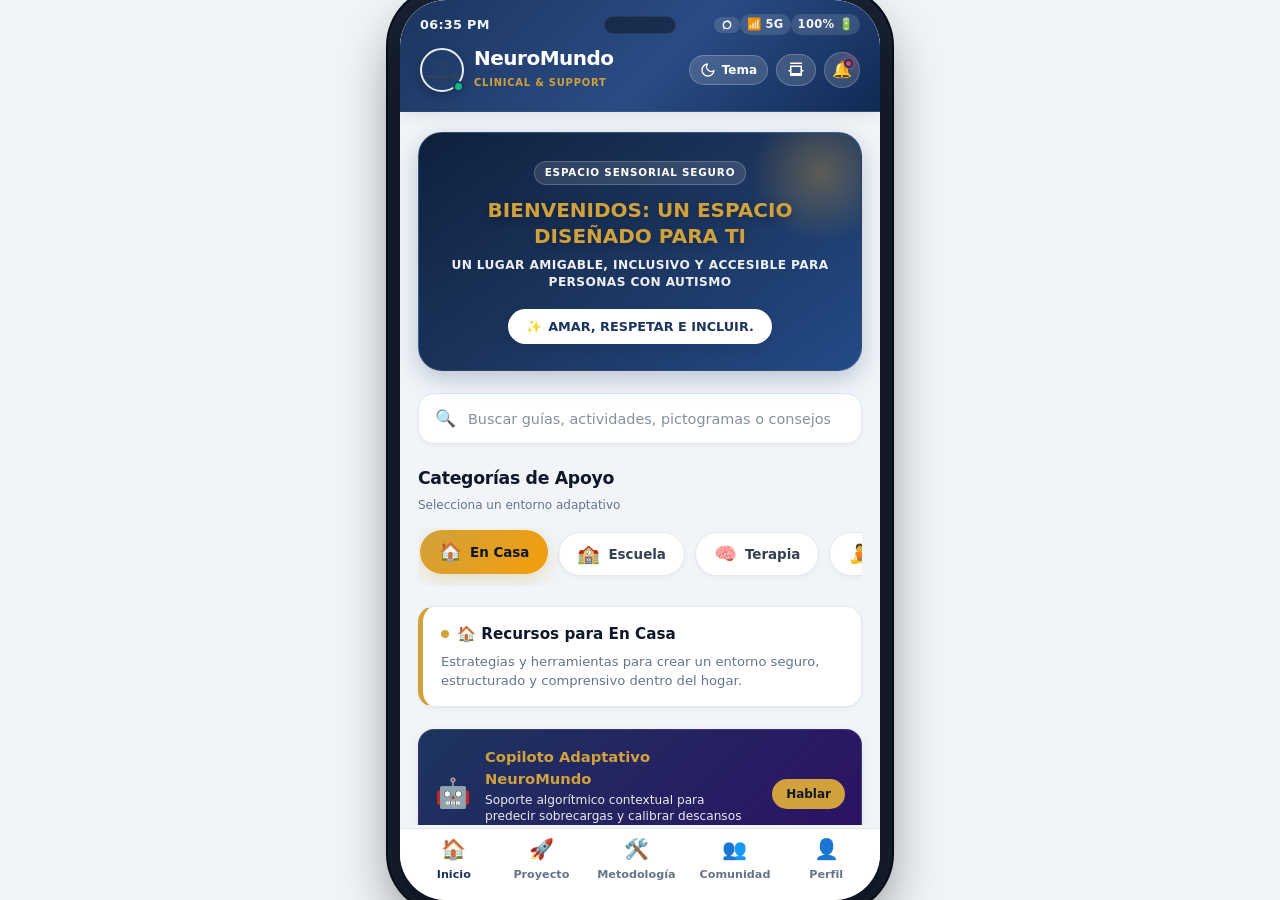
<file: index.html>
<!DOCTYPE html>
<html lang="es" class="hydrated">

<head>
    <meta charset="UTF-8">
    <meta name="viewport" content="width=device-width, initial-scale=1.0, maximum-scale=1.0, user-scalable=no, viewport-fit=cover">
    <title>NeuroMundo | Ecosistema de Apoyo & Accesibilidad Cognitiva</title>
    
    <!-- Meta tags SEO y PWA -->
    <meta name="description" content="Plataforma interactiva de accesibilidad cognitiva, regulación sensorial y acompañamiento para personas en el espectro autista y sus redes de apoyo.">
    <meta name="author" content="Neu Industries">
    <meta name="theme-color" content="#1c355e">
    <meta name="apple-mobile-web-app-capable" content="yes">
    <meta name="apple-mobile-web-app-status-bar-style" content="black-translucent">

    <!-- Tipografía Google Fonts -->
    <link rel="preconnect" href="https://fonts.googleapis.com">
    <link rel="preconnect" href="https://fonts.gstatic.com" crossorigin>
    <link href="https://fonts.googleapis.com/css2?family=Plus+Jakarta+Sans:ital,wght@0,300;0,400;0,500;0,600;0,700;0,800;1,400;1,600&display=swap" rel="stylesheet">

    <!-- Hoja de Estilos Principal -->
    <link rel="stylesheet" href="static/css/style.css">
</head>

<body>

    <!-- Simulador de Hardware / Carcasa de Dispositivo -->
    <div class="app-container" id="app-viewport">

        <!-- Barra de Estado Dinámica (Status Bar) -->
        <header class="app-header">
            <div class="header-top">
                <span class="app-time" id="live-clock">09:41</span>
                <div class="dynamic-island-indicator" aria-hidden="true"></div>
                <div class="app-icons" aria-label="Estado de red y batería">
                    <span class="status-chip signal-chip">
                        <svg class="h-icon" viewBox="0 0 24 24" fill="currentColor"><path d="M12 3c-4.97 0-9 4.03-9 9 0 2.12.74 4.07 1.97 5.61L4.35 19.4c-.39.39-.39 1.02 0 1.41.39.39 1.02.39 1.41 0l1.9-1.9C9.32 19.98 10.63 20.5 12 20.5c4.97 0 9-4.03 9-9s-4.03-9-9-9zm0 15c-3.31 0-6-2.69-6-6s2.69-6 6-6 6 2.69 6 6-2.69 6-6 6z"/></svg>
                    </span>
                    <span class="status-chip">📶 5G</span>
                    <span class="status-chip">100% 🔋</span>
                </div>
            </div>

            <!-- Cabecera de Marca y Controles de Vista/Tema -->
            <div class="header-main">
                <div class="app-brand">
                    <div class="logo-wrapper">
                        <img src="static/images/Logo empresa.png" alt="Logo Oficial NeuroMundo" class="logo-app" loading="eager">
                        <span class="online-pulse-dot" title="Ecosistema Activo"></span>
                    </div>
                    <div class="brand-text">
                        <h1>NeuroMundo</h1>
                        <span class="brand-badge">CLINICAL & SUPPORT</span>
                    </div>
                </div>

                <div class="app-right-brand">
                    <!-- Conmutador de Modo Oscuro/Claro -->
                    <button class="theme-toggle-animated" id="theme-toggle" onclick="toggleTheme()" aria-label="Cambiar tema visual" title="Cambiar tema">
                        <div class="icon-container">
                            <svg class="sun-icon" xmlns="http://www.w3.org/2000/svg" viewBox="0 0 24 24" fill="none" stroke="currentColor" stroke-width="2" stroke-linecap="round" stroke-linejoin="round">
                                <circle cx="12" cy="12" r="5"></circle>
                                <line x1="12" y1="1" x2="12" y2="3"></line>
                                <line x1="12" y1="21" x2="12" y2="23"></line>
                                <line x1="4.22" y1="4.22" x2="5.64" y2="5.64"></line>
                                <line x1="18.36" y1="18.36" x2="19.78" y2="19.78"></line>
                                <line x1="1" y1="12" x2="3" y2="12"></line>
                                <line x1="21" y1="12" x2="23" y2="12"></line>
                                <line x1="4.22" y1="19.78" x2="5.64" y2="18.36"></line>
                                <line x1="18.36" y1="5.64" x2="19.78" y2="4.22"></line>
                            </svg>
                            <svg class="moon-icon" xmlns="http://www.w3.org/2000/svg" viewBox="0 0 24 24" fill="none" stroke="currentColor" stroke-width="2" stroke-linecap="round" stroke-linejoin="round">
                                <path d="M21 12.79A9 9 0 1 1 11.21 3 7 7 0 0 0 21 12.79z"></path>
                            </svg>
                        </div>
                        <span id="theme-text" class="btn-caption">Tema</span>
                    </button>

<!-- Conmutador Modo PC / Tablet -->
<button class="view-toggle-btn" id="view-toggle" onclick="toggleViewMode()" aria-label="Cambiar a vista de escritorio" title="Alternar Layout">
    <span class="view-icon">
        <svg viewBox="0 0 24 24" xmlns="http://www.w3.org/2000/svg">
            <path d="M4 6h16v12H4V6zm2 2v8h12V8H6zm-4 4h2v2H2v-2zm18 0h2v2h-2v-2zM4 4h16V2H4v2zm0 16h16v-2H4v2z"/>
        </svg>
    </span>
</button>

                    <!-- Menú Desplegable Accesible de Notificaciones -->
                    <div class="user-menu">
                        <input type="checkbox" id="notif-check" class="notif-checkbox" aria-label="Desplegar notificaciones">
                        <label for="notif-check" class="notification-btn" aria-label="Abrir centro de notificaciones" tabindex="0">
                            <span class="bell-icon">🔔</span>
                            <span class="badge" aria-label="Nueva notificación activa"></span>
                        </label>
                        <div class="user-menu-dropdown" role="region" aria-label="Panel de avisos">
                            <div class="dropdown-header">
                                <h5>Centro de Notificaciones</h5>
                                <span class="notif-count">1 nueva</span>
                            </div>
                            <div class="menu-item unread">
                                <span class="notif-icon">🌟</span>
                                <div class="notif-text">
                                    <strong>Nueva rutina visual agregada</strong>
                                    <p>Técnicas de relajación táctil añadidas a Terapia.</p>
                                </div>
                            </div>
                            <div class="menu-item-footer">
                                <button class="btn-link">Marcar todas como leídas</button>
                            </div>
                        </div>
                    </div>
                </div>
            </div>
        </header>

        <!-- Contenedor Principal Scrolleable -->
        <main class="app-content" id="main-content">

            <!-- Hero Banner: Tarjeta de Bienvenida con Microinteracción -->
            <section class="welcome-card" aria-labelledby="hero-title">
                <div class="welcome-background-glow"></div>
                <div class="welcome-overlay">
                    <span class="welcome-pill">ESPACIO SENSORIAL SEGURO</span>
                    <h2 class="welcome-title" id="hero-title">BIENVENIDOS: UN ESPACIO DISEÑADO PARA TI</h2>
                    <p class="welcome-subtitle">UN LUGAR AMIGABLE, INCLUSIVO Y ACCESIBLE PARA PERSONAS CON AUTISMO</p>
                    <div class="speech-bubble-container">
                        <button class="speech-bubble" type="button" aria-label="Lema de NeuroMundo">
                            <span class="bubble-sparkle">✨</span>
                            <p>AMAR, RESPETAR E INCLUIR.</p>
                        </button>
                    </div>
                </div>
            </section>

            <!-- Barra de Búsqueda Global -->
            <section class="search-section" role="search">
                <div class="search-box">
                    <span class="search-icon" aria-hidden="true">🔍</span>
                    <input type="search" id="global-search" placeholder="Buscar guías, actividades, pictogramas o consejos..." autocomplete="off" spellcheck="false">
                    <button class="search-clear-btn" aria-label="Limpiar búsqueda" style="display: none;">✕</button>
                </div>
            </section>

            <!-- Categorías Rápidas de Navegación -->
            <section class="categories-section" aria-labelledby="cat-title">
                <div class="section-title-wrap">
                    <h3 class="block-title" id="cat-title">Categorías de Apoyo</h3>
                    <span class="section-subtext">Selecciona un entorno adaptativo</span>
                </div>
                <div class="categories-scroll" role="tablist">
                    <button class="category-item active" data-category="casa" role="tab" aria-selected="true">
                        <span class="cat-icon" aria-hidden="true">🏠</span>
                        <span class="cat-name">En Casa</span>
                    </button>
                    <button class="category-item" data-category="escuela" role="tab" aria-selected="false">
                        <span class="cat-icon" aria-hidden="true">🏫</span>
                        <span class="cat-name">Escuela</span>
                    </button>
                    <button class="category-item" data-category="terapia" role="tab" aria-selected="false">
                        <span class="cat-icon" aria-hidden="true">🧠</span>
                        <span class="cat-name">Terapia</span>
                    </button>
                    <button class="category-item" data-category="autocuidado" role="tab" aria-selected="false">
                        <span class="cat-icon" aria-hidden="true">🧘</span>
                        <span class="cat-name">Auto-cuidado</span>
                    </button>
                </div>
            </section>

            <!-- Panel de Información Reactivo de la Categoría Activa -->
            <aside id="categoria-info" class="category-info-panel" role="region" aria-live="polite">
                <div class="info-content-wrapper">
                    <div class="info-header">
                        <span class="info-pulse"></span>
                        <h4 id="info-titulo">🏠 Recursos para En Casa</h4>
                    </div>
                    <p id="info-descripcion">Estrategias y herramientas para crear un entorno seguro, estructurado y comprensivo dentro del hogar.</p>
                </div>
            </aside>

            <!-- Copiloto NeuroAsistente IA -->
            <section class="copiloto-box" role="complementary">
                <div class="copiloto-icon">🤖</div>
                <div class="copiloto-text">
                    <h4>Copiloto Adaptativo NeuroMundo</h4>
                    <p>Soporte algorítmico contextual para predecir sobrecargas y calibrar descansos visuales.</p>
                </div>
                <button class="btn-ia-action" onclick="abrirChatBot()" aria-label="Consultar asistente IA">Hablar</button>
            </section>

            <!-- Herramientas Diarias de Autonomía -->
            <section class="tools-section" aria-labelledby="tools-title">
                <div class="section-title-wrap">
                    <h3 class="block-title" id="tools-title">Herramientas Diarias</h3>
                    <span class="section-badge-counter">3 activas</span>
                </div>

                <!-- Tarjeta 1: Pictogramas -->
                <div class="tool-card" tabindex="0" role="button" aria-label="Abrir Agenda Visual del Día">
                    <div class="tool-icon bg-blue" aria-hidden="true">📅</div>
                    <div class="tool-info">
                        <h4>Agenda Visual del Día</h4>
                        <p>Crea y gestiona las rutinas diarias mediante imágenes y pictogramas secuenciales simples.</p>
                    </div>
                    <div class="arrow-container">
                        <span class="arrow-right">➔</span>
                    </div>
                </div>

                <!-- Tarjeta 2: Semáforo Sensorial -->
                <div class="tool-card" tabindex="0" role="button" aria-label="Abrir Semáforo de Alerta Sensorial">
                    <div class="tool-icon bg-yellow" aria-hidden="true">🚦</div>
                    <div class="tool-info">
                        <h4>Semáforo de Alerta Sensorial</h4>
                        <p>Monitorea y registra los niveles de estrés o sobrecarga del entorno en tiempo real.</p>
                    </div>
                    <div class="arrow-container">
                        <span class="arrow-right">➔</span>
                    </div>
                </div>

                <!-- Tarjeta 3: Temporizador -->
                <div class="tool-card" tabindex="0" role="button" aria-label="Abrir Temporizador de Transición">
                    <div class="tool-icon bg-green" aria-hidden="true">⏳</div>
                    <div class="tool-info">
                        <h4>Temporizador de Transición</h4>
                        <p>Facilita la transición entre actividades de alta y baja energía sin detonar ansiedad.</p>
                    </div>
                    <div class="arrow-container">
                        <span class="arrow-right">➔</span>
                    </div>
                </div>
            </section>

            <!-- Feed de Artículos y Evidencia Clínica -->
            <section class="articles-section" aria-labelledby="articles-title">
                <div class="section-header-flex">
                    <h3 class="block-title" id="articles-title">Lecturas Recomendadas</h3>
                    <a href="static/pages/comunidad.html" class="see-all" aria-label="Ver todas las lecturas">Ver todo &rarr;</a>
                </div>

                <!-- Artículo 1 -->
                <article class="feed-card" tabindex="0">
                    <div class="feed-header-row">
                        <span class="feed-tag tag-crisis">Crisis</span>
                        <span class="read-time">Lectura: 4 min</span>
                    </div>
                    <div class="feed-body">
                        <h4>Cómo gestionar una crisis sensorial en espacios públicos</h4>
                        <p>Una guía clínica paso a paso con técnicas de desescalada amigables, seguras y respetuosas.</p>
                        <div class="feed-footer">
                            <span class="author">Por Dra. Elena Ramos</span>
                            <span class="time">Hace 2 horas</span>
                        </div>
                    </div>
                </article>

                <!-- Artículo 2 -->
                <article class="feed-card" tabindex="0">
                    <div class="feed-header-row">
                        <span class="feed-tag tag-juego">Juego</span>
                        <span class="read-time">Lectura: 6 min</span>
                    </div>
                    <div class="feed-body">
                        <h4>5 Juegos de estimulación propioceptiva en casa</h4>
                        <p>Actividades motoras que ayudan a autorregular el sistema nervioso central a través del movimiento guiado.</p>
                        <div class="feed-footer">
                            <span class="author">Por T.O. Marcos Díaz</span>
                            <span class="time">Ayer</span>
                        </div>
                    </div>
                </article>

                <!-- Artículo 3 -->
                <article class="feed-card" tabindex="0">
                    <div class="feed-header-row">
                        <span class="feed-tag tag-comunidad">Historias</span>
                        <span class="read-time">Lectura: 3 min</span>
                    </div>
                    <div class="feed-body">
                        <h4>El camino hacia la inclusión escolar: Experiencias reales</h4>
                        <p>Familias y educadores comparten los desafíos y victorias en el sistema educativo contemporáneo.</p>
                        <div class="feed-footer">
                            <span class="author">Comunidad NeuroMundo</span>
                            <span class="time">Hace 3 días</span>
                        </div>
                    </div>
                </article>
            </section>

            <!-- Banner de Círculo Comunitario -->
            <section class="community-banner" role="region">
                <div class="community-content">
                    <div class="community-badge-glow">💬 SOPORTE EN VIVO</div>
                    <h4>¿Necesitas orientación profesional inmediata?</h4>
                    <p>Únete a nuestros círculos virtuales moderados por terapeutas ocupacionales y psicólogos clínicos.</p>
                    <button class="community-btn" type="button" onclick="window.location.href='static/pages/comunidad.html'">Entrar al Chat Grupal Seguro</button>
                </div>
            </section>

            <!-- Espaciador de fin de scroll para no solapar Bottom Nav -->
            <div class="scroll-spacing" aria-hidden="true"></div>

        </main>

        <!-- Barra de Navegación Inferior Móvil Fija -->
        <nav class="app-nav" aria-label="Menú principal de navegación">
            <a href="index.html" class="nav-item active" aria-current="page">
                <div class="nav-icon-wrapper"><span class="nav-icon">🏠</span></div>
                <span class="nav-label">Inicio</span>
            </a>
            <a href="static/pages/proyecto.html" class="nav-item">
                <div class="nav-icon-wrapper"><span class="nav-icon">🚀</span></div>
                <span class="nav-label">Proyecto</span>
            </a>
            <a href="static/pages/metodologia.html" class="nav-item">
                <div class="nav-icon-wrapper"><span class="nav-icon">🛠️</span></div>
                <span class="nav-label">Metodología</span>
            </a>
            <a href="static/pages/comunidad.html" class="nav-item">
                <div class="nav-icon-wrapper"><span class="nav-icon">👥</span></div>
                <span class="nav-label">Comunidad</span>
            </a>
            <a href="static/pages/usuario.html" class="nav-item">
                <div class="nav-icon-wrapper"><span class="nav-icon">👤</span></div>
                <span class="nav-label">Perfil</span>
            </a>
        </nav>

        <!-- Ventana Modal de Chat NeuroAsistente IA -->
        <div class="chat-modal hidden" id="chatModal" role="dialog" aria-labelledby="chatHeaderTitle" aria-modal="true">
            <header class="chat-header">
                <div class="chat-title-group">
                    <span class="bot-avatar">🤖</span>
                    <span id="chatHeaderTitle">Asistente NeuroMundo</span>
                </div>
                <button class="btn-cerrar" onclick="cerrarChatBot()" aria-label="Cerrar Asistente">&times;</button>
            </header>
            <div class="chat-messages" id="chatMessages">
                <div class="message ia">
                    ¡Hola! Soy tu asistente de autorregulación. ¿En qué puedo ayudarte a estructurar hoy?
                </div>
            </div>
            <form class="chat-input-container" onsubmit="event.preventDefault(); enviarMensajeChat();">
                <input type="text" id="chatInput" placeholder="Escribe tu consulta..." aria-label="Escribe tu mensaje">
                <button type="submit" aria-label="Enviar mensaje">➤</button>
            </form>
        </div>

    </div>

    <!-- Script de Inicialización y Lógica -->
    <script src="static/js/script.js"></script>
    <script>
        // Actualización dinámica del reloj
        function updateClock() {
            const clockEl = document.getElementById('live-clock');
            if (clockEl) {
                const now = new Date();
                clockEl.textContent = now.toLocaleTimeString([], { hour: '2-digit', minute: '2-digit' });
            }
        }
        setInterval(updateClock, 1000);
        updateClock();

        function abrirChatBot() {
            const modal = document.getElementById('chatModal');
            if (modal) modal.classList.remove('hidden');
        }
        function cerrarChatBot() {
            const modal = document.getElementById('chatModal');
            if (modal) modal.classList.add('hidden');
        }
        function enviarMensajeChat() {
            const input = document.getElementById('chatInput');
            const container = document.getElementById('chatMessages');
            if (!input || !input.value.trim() || !container) return;

            const userMsg = document.createElement('div');
            userMsg.className = 'message user';
            userMsg.textContent = input.value;
            container.appendChild(userMsg);

            const promptText = input.value;
            input.value = '';
            container.scrollTop = container.scrollHeight;

            // Respuesta automática simulada
            setTimeout(() => {
                const iaMsg = document.createElement('div');
                iaMsg.className = 'message ia';
                iaMsg.textContent = 'He procesado tu consulta. Te sugiero activar el Temporizador de Transición o revisar las pautas del entorno "En Casa".';
                container.appendChild(iaMsg);
                container.scrollTop = container.scrollHeight;
            }, 600);
        }

    (function() {
        try {
            // Sistema de tema Bootstrap con data-bs-theme
            var savedTheme = localStorage.getItem('themeMode');
            var prefersDark = window.matchMedia('(prefers-color-scheme: dark)').matches;
            
            // Determinar tema inicial
            var initialTheme = savedTheme || (prefersDark ? 'dark' : 'light');
            
            // Aplicar atributo nativo de Bootstrap inmediatamente
            document.documentElement.setAttribute('data-bs-theme', initialTheme);
            
            // Mantener compatibilidad con clase existente
            if (initialTheme === 'dark') {
                document.body.classList.add('dark-theme');
            } else {
                document.body.classList.remove('dark-theme');
            }
            
            // Inicializar modo PC si existe
            var savedViewMode = localStorage.getItem('neuromundo-view-mode');
            if (savedViewMode === 'pc') {
                document.documentElement.classList.add('pc-mode');
                document.body.classList.add('pc-mode');
                
                var viewportMeta = document.querySelector('meta[name="viewport"]');
                if (viewportMeta) {
                    viewportMeta.setAttribute('content', 'width=1280, initial-scale=0.25');
                }
            }
        } catch (e) { 
            console.warn('localStorage no está disponible'); 
            // Fallback a light mode
            document.documentElement.setAttribute('data-bs-theme', 'light');
        }
    })();
    </script>
</body>

</html>
</file>
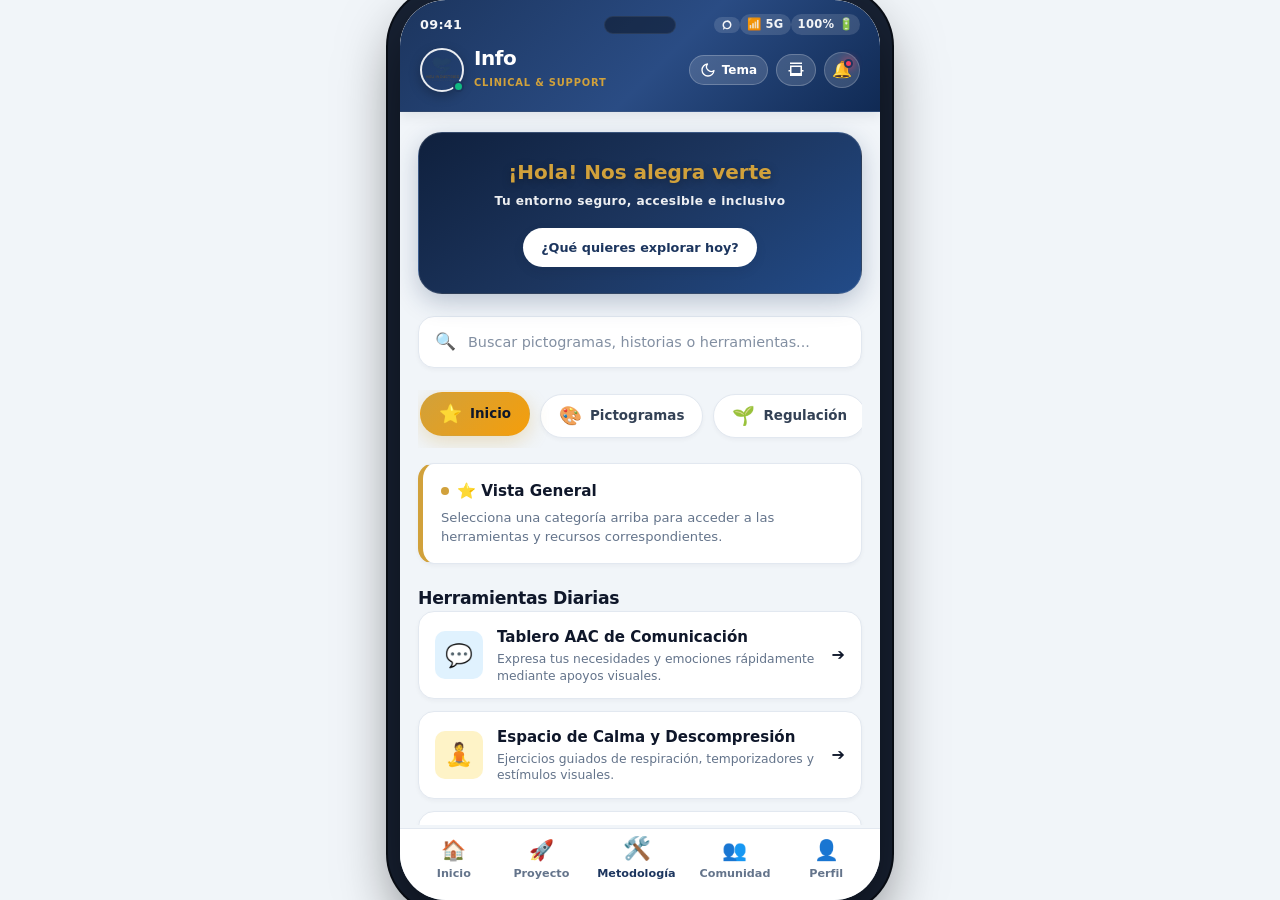
<file: static/pages/metodologia.html>
<!DOCTYPE html>
<html lang="es">

<head>
    <meta charset="UTF-8">
    <meta name="viewport" content="width=device-width, initial-scale=1.0">
    <title>NeuroMundo</title>
    <meta name="author" content="Neu Industries">
    <link rel="stylesheet" href="../css/style.css">
</head>

<body>

    <div class="app-container">
        <!-- ENCABEZADO FIJO -->
        <header class="app-header">
            <div class="header-top">
                <span class="app-time" id="live-clock">09:41</span>
                <div class="dynamic-island-indicator" aria-hidden="true"></div>
                <div class="app-icons" aria-label="Estado de red y batería">
                    <span class="status-chip signal-chip">
                        <svg class="h-icon" viewBox="0 0 24 24" fill="currentColor"><path d="M12 3c-4.97 0-9 4.03-9 9 0 2.12.74 4.07 1.97 5.61L4.35 19.4c-.39.39-.39 1.02 0 1.41.39.39 1.02.39 1.41 0l1.9-1.9C9.32 19.98 10.63 20.5 12 20.5c4.97 0 9-4.03 9-9s-4.03-9-9-9zm0 15c-3.31 0-6-2.69-6-6s2.69-6 6-6 6 2.69 6 6-2.69 6-6 6z"/></svg>
                    </span>
                    <span class="status-chip">📶 5G</span>
                    <span class="status-chip">100% 🔋</span>
                </div>
            </div>
            <div class="header-main">
                <div class="app-brand">
                    <div class="logo-wrapper">
<img src="../images/Logo empresa.png" alt="Logo Oficial NeuroMundo" class="logo-app" loading="eager">
                        <span class="online-pulse-dot" title="Ecosistema Activo"></span>
                    </div>
                    <div class="brand-text">
                        <h1>Info</h1>
                        <span class="brand-badge">CLINICAL & SUPPORT</span>
                    </div>
                </div>
                <div class="app-right-brand">
                    <!-- Conmutador de Modo Oscuro/Claro -->
                    <button class="theme-toggle-animated" id="theme-toggle" onclick="toggleTheme()" aria-label="Cambiar tema visual" title="Cambiar tema">
                        <div class="icon-container">
                            <svg class="sun-icon" xmlns="http://www.w3.org/2000/svg" viewBox="0 0 24 24" fill="none" stroke="currentColor" stroke-width="2" stroke-linecap="round" stroke-linejoin="round">
                                <circle cx="12" cy="12" r="5"></circle>
                                <line x1="12" y1="1" x2="12" y2="3"></line>
                                <line x1="12" y1="21" x2="12" y2="23"></line>
                                <line x1="4.22" y1="4.22" x2="5.64" y2="5.64"></line>
                                <line x1="18.36" y1="18.36" x2="19.78" y2="19.78"></line>
                                <line x1="1" y1="12" x2="3" y2="12"></line>
                                <line x1="21" y1="12" x2="23" y2="12"></line>
                                <line x1="4.22" y1="19.78" x2="5.64" y2="18.36"></line>
                                <line x1="18.36" y1="5.64" x2="19.78" y2="4.22"></line>
                            </svg>
                            <svg class="moon-icon" xmlns="http://www.w3.org/2000/svg" viewBox="0 0 24 24" fill="none" stroke="currentColor" stroke-width="2" stroke-linecap="round" stroke-linejoin="round">
                                <path d="M21 12.79A9 9 0 1 1 11.21 3 7 7 0 0 0 21 12.79z"></path>
                            </svg>
                        </div>
                        <span id="theme-text" class="btn-caption">Tema</span>
                    </button>
<!-- Conmutador Modo PC / Tablet -->
<button class="view-toggle-btn" id="view-toggle" onclick="toggleViewMode()" aria-label="Cambiar a vista de escritorio" title="Alternar Layout">
    <span class="view-icon">
        <svg viewBox="0 0 24 24" xmlns="http://www.w3.org/2000/svg">
            <path d="M4 6h16v12H4V6zm2 2v8h12V8H6zm-4 4h2v2H2v-2zm18 0h2v2h-2v-2zM4 4h16V2H4v2zm0 16h16v-2H4v2z"/>
        </svg>
    </span>
</button>

                    <!-- Menú Desplegable Accesible de Notificaciones -->
                    <div class="user-menu">
                        <input type="checkbox" id="notif-check" class="notif-checkbox" aria-label="Desplegar notificaciones">
                        <label for="notif-check" class="notification-btn" aria-label="Abrir centro de notificaciones" tabindex="0">
                            <span class="bell-icon">🔔</span>
                            <span class="badge" aria-label="Nueva notificación activa"></span>
                        </label>
                        <div class="user-menu-dropdown" role="region" aria-label="Panel de avisos">
                            <div class="dropdown-header">
                                <h5>Centro de Notificaciones</h5>
                                <span class="notif-count">1 nueva</span>
                            </div>
                            <div class="menu-item unread">
                                <span class="notif-icon">🌟</span>
                                <div class="notif-text">
                                    <strong>Nueva rutina visual agregada</strong>
                                    <p>Técnicas de relajación táctil añadidas a Terapia.</p>
                                </div>
                            </div>
                            <div class="menu-item-footer">
                                <button class="btn-link">Marcar todas como leídas</button>
                            </div>
                        </div>
                    </div>
                </div>
            </div>
        </header>

        <main class="app-content">

            <section class="welcome-card">
                <h2 class="welcome-title">¡Hola! Nos alegra verte</h2>
                <p class="welcome-subtitle">Tu entorno seguro, accesible e inclusivo</p>
                <div class="speech-bubble">¿Qué quieres explorar hoy?</div>
            </section>

            <section class="search-section">
                <div class="search-box">
                    <span class="search-icon">🔍</span>
                    <input type="text" placeholder="Buscar pictogramas, historias o herramientas...">
                </div>
            </section>

            <div class="categories-scroll">
    <button class="category-item active" data-category="inicio">
        <span class="cat-icon">⭐</span>
        <span class="cat-name">Inicio</span>
    </button>
    <button class="category-item" data-category="pictogramas">
        <span class="cat-icon">🎨</span>
        <span class="cat-name">Pictogramas</span>
    </button>
    <button class="category-item" data-category="regulacion">
        <span class="cat-icon">🌱</span>
        <span class="cat-name">Regulación</span>
    </button>
    <button class="category-item" data-category="rutinas">
        <span class="cat-icon">📅</span>
        <span class="cat-name">Rutinas</span>
    </button>
    <button class="category-item" data-category="copiloto">
        <span class="cat-icon">🤖</span>
        <span class="cat-name">Copiloto IA</span>
    </button>
    <button class="category-item" data-category="comunidad">
        <span class="cat-icon">💬</span>
        <span class="cat-name">Comunidad</span>
    </button>
</div>

<div class="seccion-contenido">
            <aside id="categoria-info" class="category-info-panel">
                <div class="info-content-wrapper">
                    <div class="info-header">
                        <span class="info-pulse"></span>
                        <h4 id="info-titulo">⭐ Vista General</h4>
                    </div>
                    <p id="info-descripcion">Selecciona una categoría arriba para acceder a las herramientas y recursos correspondientes.</p>
                </div>
            </aside>
</div>

            <section class="tools-section">
                <h3 class="block-title">Herramientas Diarias</h3>

                <div class="tool-card">
                    <div class="tool-icon bg-blue">💬</div>
                    <div class="tool-info">
                        <h4>Tablero AAC de Comunicación</h4>
                        <p>Expresa tus necesidades y emociones rápidamente mediante apoyos visuales.</p>
                    </div>
                    <span class="arrow-right">➔</span>
                </div>

                <div class="tool-card">
                    <div class="tool-icon bg-yellow">🧘</div>
                    <div class="tool-info">
                        <h4>Espacio de Calma y Descompresión</h4>
                        <p>Ejercicios guiados de respiración, temporizadores y estímulos visuales.</p>
                    </div>
                    <span class="arrow-right">➔</span>
                </div>

                <div class="tool-card">
                    <div class="tool-icon bg-green">🎧</div>
                    <div class="tool-info">
                        <h4>Filtros Sensoriales y Audio</h4>
                        <p>Frecuencias calmantes y ruido blanco orientados a momentos de sobrecarga.</p>
                    </div>
                    <span class="arrow-right">➔</span>
                </div>
            </section>

            <section class="autonomia-section">
                <h3 class="block-title">Módulos de Apoyo y Rutinas</h3>

                <div class="tarjeta-modulo-app color-azul">
                    <div class="encabezado-tarjeta-app">
                        <span class="titulo-tarjeta-app">📅 Agenda Visual Diaria</span>
                    </div>
                    <p class="desc-tarjeta-app">Estructura las secuencias de tus actividades diarias paso a paso para
                        reducir la ansiedad.</p>
                    <button class="boton-app-primario">Ver mi día</button>
                </div>

                <div class="tarjeta-modulo-app color-morado">
                    <div class="encabezado-tarjeta-app">
                        <span class="titulo-tarjeta-app">🚦 Semáforo de Autorregulación</span>
                    </div>
                    <p class="desc-tarjeta-app">Identifica tu nivel de cansancio o sobrecarga y activa estrategias
                        inmediatas de calma.</p>
                    <button class="boton-app-primario">Explorar emociones</button>
                </div>

                <div class="tarjeta-modulo-app color-naranja">
                    <div class="encabezado-tarjeta-app">
                        <span class="titulo-tarjeta-app">🧩 Historias Sociales Ilustradas</span>
                    </div>
                    <p class="desc-tarjeta-app">Guías paso a paso para prepararte ante visitas médicas, cambios de
                        rutina o imprevistos.</p>
                    <button class="boton-app-primario">Leer historias</button>
                </div>
            </section>

            <section class="metrics-section">
                <div class="metrica-card">
                    <span class="metrica-num">+85%</span>
                    <span class="metrica-txt">Disminución de la frustración mediante el uso de agendas estructuradas y
                        tableros visuales.</span>
                </div>
            </section>

            <section class="case-section">
                <h3 class="block-title">Evidencia y Experiencia</h3>
                <div class="case-card">
                    <span class="case-tag">✓ Validado por Especialistas</span>
                    <p class="case-question">"¿Cómo facilita el semáforo emocional la adaptación a cambios?"</p>
                    <p class="desc-tarjeta-app">Proporciona anticipación predecible, permitiendo al usuario tomar pausas
                        conscientes antes de colapsar.</p>
                </div>
            </section>


            <section class="articles-section">
                <div class="section-header-flex">
                    <h3 class="block-title">Recursos y Plantillas</h3>
                    <a href="#" class="see-all">Ver todo</a>
                </div>

                <div class="feed-card">
                    <span class="feed-tag tag-crisis">Guía de Apoyo</span>
                    <div class="feed-body">
                        <h4>Estrategias ante la sobrecarga sensorial</h4>
                        <p>Pautas esenciales recomendadas por terapeutas ocupacionales para crear ambientes amigables.
                        </p>
                    </div>
                    <div class="feed-footer">
                        <span>⏱️ Lectura 3 min</span>
                        <span>❤️ 142 Apoyos</span>
                    </div>
                </div>

                <div class="feed-card feed-card-green">
                    <span class="feed-tag tag-juego">Descargables</span>
                    <div class="feed-body">
                        <h4>Kit Imprimible de Rutina de Baño y Aseo</h4>
                        <p>Plantilla visual en PDF lista para descargar y pegar en el hogar.</p>
                    </div>
                    <div class="feed-footer">
                        <span>📄 Descarga PDF</span>
                        <span>⭐ Destacado</span>
                    </div>
                </div>
            </section>

            <!-- BANNER DE COMUNIDAD Y RED DE FAMILIAS -->
            <section class="community-banner">
                <div class="community-content">
                    <h4>🤝 Red de Familias y Profesionales</h4>
                    <p>Conéctate a un espacio seguro donde compartir experiencias, secuencias y tableros personalizados.
                    </p>
                    <button class="community-btn">Unirme a la comunidad</button>
                </div>
            </section>

            <div class="scroll-spacing"></div>
        </main>

        <nav class="app-nav">
            <a href="../../index.html" class="nav-item">
                <span class="nav-icon">🏠</span>
                <span class="nav-label">Inicio</span>
            </a>
            <a href="proyecto.html" class="nav-item">
                <span class="nav-icon">🚀</span>
                <span class="nav-label">Proyecto</span>
            </a>
            <a href="../pages/metodologia.html" class="nav-item active">
                <span class="nav-icon">🛠️</span>
                <span class="nav-label">Metodología</span>
            </a>
            <a href="comunidad.html" class="nav-item">
                <span class="nav-icon">👥</span>
                <span class="nav-label">Comunidad</span>
            </a>
            <a href="usuario.html" class="nav-item">
                <span class="nav-icon">👤</span>
                <span class="nav-label">Perfil</span>
            </a>
        </nav>
    </div>

    <script src="../js/script.js"></script>
    <!-- SCRIPT DE INICIALIZACIÓN DEL TEMA (Evita el parpadeo blanco) -->
    <script>
    (function() {
        try {
            // Sistema de tema Bootstrap con data-bs-theme
            var savedTheme = localStorage.getItem('themeMode');
            var prefersDark = window.matchMedia('(prefers-color-scheme: dark)').matches;
            
            // Determinar tema inicial
            var initialTheme = savedTheme || (prefersDark ? 'dark' : 'light');
            
            // Aplicar atributo nativo de Bootstrap inmediatamente
            document.documentElement.setAttribute('data-bs-theme', initialTheme);
            
            // Mantener compatibilidad con clase existente
            if (initialTheme === 'dark') {
                document.body.classList.add('dark-theme');
            } else {
                document.body.classList.remove('dark-theme');
            }
            
            // Inicializar modo PC si existe
            var savedViewMode = localStorage.getItem('neuromundo-view-mode');
            if (savedViewMode === 'pc') {
                document.documentElement.classList.add('pc-mode');
                document.body.classList.add('pc-mode');
                
                var viewportMeta = document.querySelector('meta[name="viewport"]');
                if (viewportMeta) {
                    viewportMeta.setAttribute('content', 'width=1280, initial-scale=0.25');
                }
            }
        } catch (e) { 
            console.warn('localStorage no está disponible'); 
            // Fallback a light mode
            document.documentElement.setAttribute('data-bs-theme', 'light');
        }
    })();
    </script>
</body>

</html>
</file>
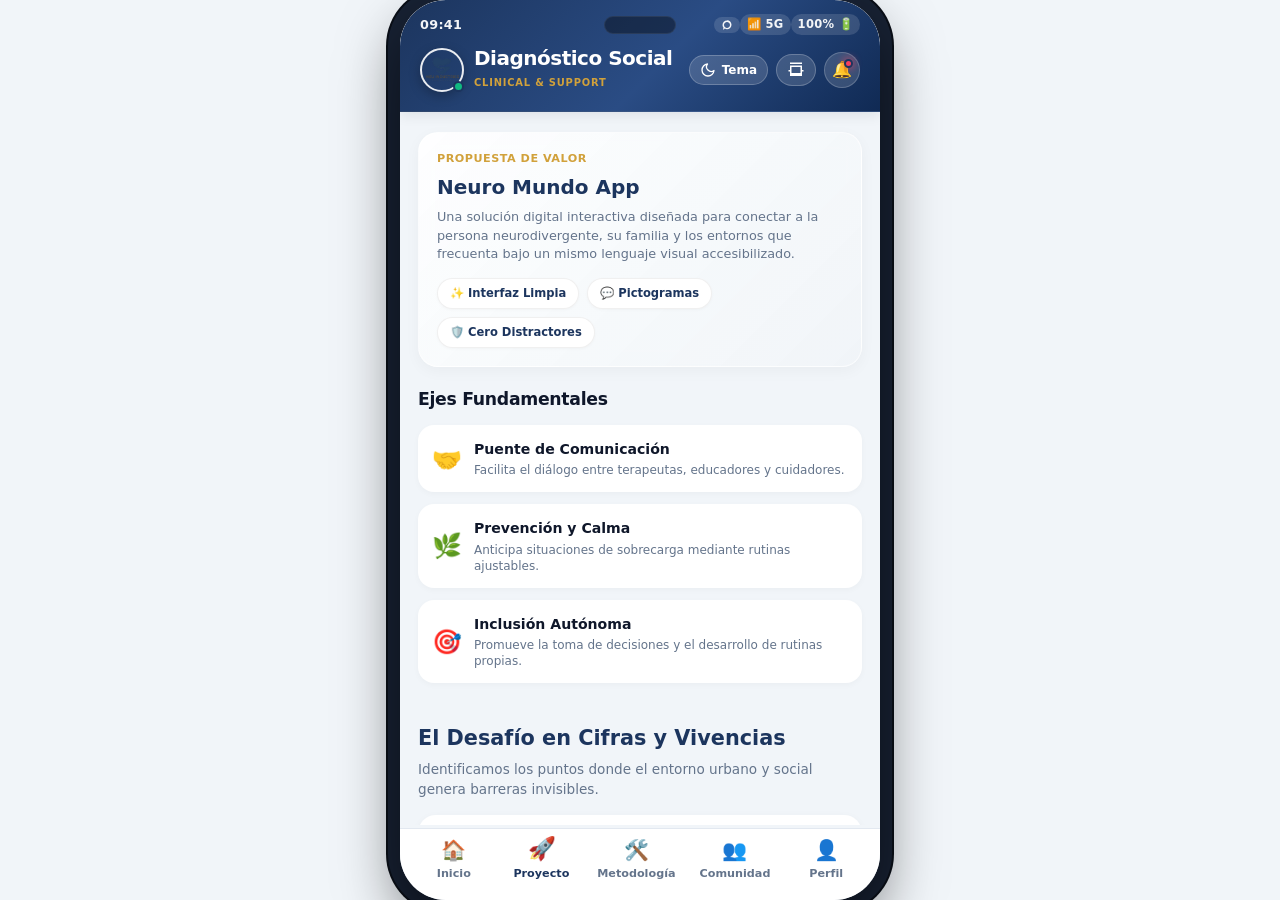
<file: static/pages/proyecto.html>
<!DOCTYPE html>
<html lang="es">

<head>
    <meta charset="UTF-8">
    <meta name="viewport" content="width=device-width, initial-scale=1.0, maximum-scale=1.0, user-scalable=no">
    <title>Proyecto NeuroMundo</title>
    <meta name="author" content="Neu Industries">
    <link rel="stylesheet" href="../css/style.css">
</head>

<body data-sensory="estandar">

    <div class="app-container">

        <!-- ENCABEZADO FIJO DE LA APP -->
        <header class="app-header">
            <div class="header-top">
                <span class="app-time" id="live-clock">09:41</span>
                <div class="dynamic-island-indicator" aria-hidden="true"></div>
                <div class="app-icons" aria-label="Estado de red y batería">
                    <span class="status-chip signal-chip">
                        <svg class="h-icon" viewBox="0 0 24 24" fill="currentColor"><path d="M12 3c-4.97 0-9 4.03-9 9 0 2.12.74 4.07 1.97 5.61L4.35 19.4c-.39.39-.39 1.02 0 1.41.39.39 1.02.39 1.41 0l1.9-1.9C9.32 19.98 10.63 20.5 12 20.5c4.97 0 9-4.03 9-9s-4.03-9-9-9zm0 15c-3.31 0-6-2.69-6-6s2.69-6 6-6 6 2.69 6 6-2.69 6-6 6z"/></svg>
                    </span>
                    <span class="status-chip">📶 5G</span>
                    <span class="status-chip">100% 🔋</span>
                </div>
            </div>
            <div class="header-main">
                <div class="app-brand">
                    <div class="logo-wrapper">
<img src="../images/Logo empresa.png" alt="Logo Oficial NeuroMundo" class="logo-app" loading="eager">
                        <span class="online-pulse-dot" title="Ecosistema Activo"></span>
                    </div>
                    <div class="brand-text">
                        <h1>Diagnóstico Social</h1>
                        <span class="brand-badge">CLINICAL & SUPPORT</span>
                    </div>
                </div>
                <div class="app-right-brand">
                    <!-- Conmutador de Modo Oscuro/Claro -->
                    <button class="theme-toggle-animated" id="theme-toggle" onclick="toggleTheme()" aria-label="Cambiar tema visual" title="Cambiar tema">
                        <div class="icon-container">
                            <svg class="sun-icon" xmlns="http://www.w3.org/2000/svg" viewBox="0 0 24 24" fill="none" stroke="currentColor" stroke-width="2" stroke-linecap="round" stroke-linejoin="round">
                                <circle cx="12" cy="12" r="5"></circle>
                                <line x1="12" y1="1" x2="12" y2="3"></line>
                                <line x1="12" y1="21" x2="12" y2="23"></line>
                                <line x1="4.22" y1="4.22" x2="5.64" y2="5.64"></line>
                                <line x1="18.36" y1="18.36" x2="19.78" y2="19.78"></line>
                                <line x1="1" y1="12" x2="3" y2="12"></line>
                                <line x1="21" y1="12" x2="23" y2="12"></line>
                                <line x1="4.22" y1="19.78" x2="5.64" y2="18.36"></line>
                                <line x1="18.36" y1="5.64" x2="19.78" y2="4.22"></line>
                            </svg>
                            <svg class="moon-icon" xmlns="http://www.w3.org/2000/svg" viewBox="0 0 24 24" fill="none" stroke="currentColor" stroke-width="2" stroke-linecap="round" stroke-linejoin="round">
                                <path d="M21 12.79A9 9 0 1 1 11.21 3 7 7 0 0 0 21 12.79z"></path>
                            </svg>
                        </div>
                        <span id="theme-text" class="btn-caption">Tema</span>
                    </button>
<!-- Conmutador Modo PC / Tablet -->
<button class="view-toggle-btn" id="view-toggle" onclick="toggleViewMode()" aria-label="Cambiar a vista de escritorio" title="Alternar Layout">
    <span class="view-icon">
        <svg viewBox="0 0 24 24" xmlns="http://www.w3.org/2000/svg">
            <path d="M4 6h16v12H4V6zm2 2v8h12V8H6zm-4 4h2v2H2v-2zm18 0h2v2h-2v-2zM4 4h16V2H4v2zm0 16h16v-2H4v2z"/>
        </svg>
    </span>
</button>

                    <!-- Menú Desplegable Accesible de Notificaciones -->
                    <div class="user-menu">
                        <input type="checkbox" id="notif-check" class="notif-checkbox" aria-label="Desplegar notificaciones">
                        <label for="notif-check" class="notification-btn" aria-label="Abrir centro de notificaciones" tabindex="0">
                            <span class="bell-icon">🔔</span>
                            <span class="badge" aria-label="Nueva notificación activa"></span>
                        </label>
                        <div class="user-menu-dropdown" role="region" aria-label="Panel de avisos">
                            <div class="dropdown-header">
                                <h5>Centro de Notificaciones</h5>
                                <span class="notif-count">1 nueva</span>
                            </div>
                            <div class="menu-item unread">
                                <span class="notif-icon">🌟</span>
                                <div class="notif-text">
                                    <strong>Nueva rutina visual agregada</strong>
                                    <p>Técnicas de relajación táctil añadidas a Terapia.</p>
                                </div>
                            </div>
                            <div class="menu-item-footer">
                                <button class="btn-link">Marcar todas como leídas</button>
                            </div>
                        </div>
                    </div>
                </div>
            </div>
        </header>

        <!-- ÁREA SCROLLEABLE -->
        <main class="app-content">

            <!-- ==========================================
                 PÁGINA 2: EL PROYECTO (SOBRE NEUROMUNDO)
                 ========================================== -->
            <section class="seccion-pagina-proyecto">

                <!-- FICHA TÉCNICA PRINCIPAL / HERO TRANSLÚCIDO -->
                <section class="glass-hero">
                    <span class="glass-hero-badge" id="proy-badge-hero">Propuesta de Valor</span>
                    <h2 class="glass-hero-title" id="proy-title-hero">Neuro Mundo App</h2>
                    <p class="glass-hero-desc" id="proy-desc-hero">
                        Una solución digital interactiva diseñada para conectar a la persona neurodivergente, su familia y
                        los entornos que frecuenta bajo un mismo lenguaje visual accesibilizado.
                    </p>

                    <!-- PÍLDORAS DE PROPIEDADES -->
                    <div class="feature-pill-list">
                        <span class="feature-pill" id="pill-1">✨ Interfaz Limpia</span>
                        <span class="feature-pill" id="pill-2">💬 Pictogramas</span>
                        <span class="feature-pill" id="pill-3">🛡️ Cero Distractores</span>
                    </div>
                </section>

                <!-- BLOQUES INFORMATIVOS DE PROPÓSITO / EJES -->
                <section class="ejes-container">
                    <h3 class="block-title" id="proy-sec-title">Ejes Fundamentales</h3>

                    <div class="eje-card">
                        <span class="eje-icon">🤝</span>
                        <div class="eje-text">
                            <h4 id="eje1-title">Puente de Comunicación</h4>
                            <p id="eje1-desc">Facilita el diálogo entre terapeutas, educadores y cuidadores.</p>
                        </div>
                    </div>

                    <div class="eje-card">
                        <span class="eje-icon">🌿</span>
                        <div class="eje-text">
                            <h4 id="eje2-title">Prevención y Calma</h4>
                            <p id="eje2-desc">Anticipa situaciones de sobrecarga mediante rutinas ajustables.</p>
                        </div>
                    </div>

                    <div class="eje-card">
                        <span class="eje-icon">🎯</span>
                        <div class="eje-text">
                            <h4 id="eje3-title">Inclusión Autónoma</h4>
                            <p id="eje3-desc">Promueve la toma de decisiones y el desarrollo de rutinas propias.</p>
                        </div>
                    </div>
                </section>

            </section>

            <!-- SEPARADOR VISUAL DE TRANSICIÓN ENTRE PÁGINAS -->
            <div class="bloque-separador-secciones" style="margin: 25px 0 15px 0; position: relative; text-align: center;">
                <hr style="border: none;">
            </div>

            <!-- ==========================================
                 PÁGINA 1: PROBLEMÁTICA (DIAGNÓSTICO SOCIAL)
                 ========================================== -->
            <section class="seccion-pagina-problematica">

                <!-- TITULAR PRINCIPAL -->
                <div style="margin-bottom: 16px;">
                    <h2 style="font-size: 1.3rem; font-weight: 800; color: var(--bg-dark-blue);" id="prob-hero-title">El
                        Desafío en Cifras y Vivencias</h2>
                    <p style="font-size: 0.85rem; color: var(--text-muted); margin-top: 4px;" id="prob-hero-sub">
                        Identificamos los puntos donde el entorno urbano y social genera barreras invisibles.</p>
                </div>

                <!-- BENTO GRID ASIMÉTRICO -->
                <section class="bento-container">

                    <!-- Tarjeta Principal (Ancha) -->
                    <div class="bento-card wide">
                        <div>
                            <span class="bento-tag tag-warning" id="tag-bento-1">Factor Principal</span>
                            <h3 style="font-size: 1rem; margin-top: 6px; color: var(--text-main);" id="title-bento-1">
                                Sobrecarga Sensorial Impredecible</h3>
                        </div>
                        <p style="font-size: 0.78rem; color: var(--text-muted); margin-top: 8px; line-height: 1.4;"
                            id="desc-bento-1">
                            Estímulos auditivos y luminosos descontrolados en espacios públicos derivan en agotamiento
                            mental y desregulación.
                        </p>
                    </div>

                    <!-- Tarjeta Cuadrada Destacada Oscura -->
                    <div class="bento-card featured">
                        <span class="bento-tag tag-light" id="tag-bento-2">Impacto</span>
                        <span style="font-size: 2rem; font-weight: 800; margin: 8px 0; color: var(--accent-yellow);"
                            id="num-bento-2">8/10</span>
                        <p style="font-size: 0.72rem; opacity: 0.9; line-height: 1.3;" id="desc-bento-2">Familias evitan
                            lugares concurridos por falta de adaptación.</p>
                    </div>

                    <!-- Tarjeta Cuadrada Clara -->
                    <div class="bento-card">
                        <span class="bento-tag tag-primary" id="tag-bento-3">Comunicación</span>
                        <span style="font-size: 2rem; font-weight: 800; color: var(--bg-dark-blue); margin: 8px 0;"
                            id="num-bento-3">75%</span>
                        <p style="font-size: 0.72rem; color: var(--text-muted); line-height: 1.3;" id="desc-bento-3">
                            Requiere apoyos visuales y pictogramas estandarizados.</p>
                    </div>

                    <!-- Tarjeta Ancha Secundaria -->
                    <div class="bento-card wide" style="background: var(--card-background);">
                        <span class="bento-tag tag-success" id="tag-bento-4">Entorno Escolar y Social</span>
                        <h4 style="font-size: 0.95rem; margin-top: 6px; color: var(--text-main);" id="title-bento-4">
                            Carencia de Zonas de Calma</h4>
                        <p style="font-size: 0.78rem; color: var(--text-muted); margin-top: 6px; line-height: 1.4;"
                            id="desc-bento-4">
                            Pocos establecimientos cuentan con espacios de descompresión cognitiva diseñados para recuperar el
                            balance emocional.
                        </p>
                    </div>

                </section>

                <!-- SECCIÓN COMPLEMENTARIA DE BARRERAS CLAVE -->
                <section class="problematica-extra-section" style="margin-top: 20px;">
                    <h3 class="block-title">Barreras Invisibles Más Comunes</h3>

            <!-- SEPARADOR VISUAL DE TRANSICIÓN ENTRE PÁGINAS -->
            <div class="bloque-separador-secciones" style="margin: 15px 0 5px 0; position: relative; text-align: center;">
                <hr style="border: none;">
            </div>

                    <div class="tool-card">
                        <div class="tool-icon bg-yellow">🔊</div>
                        <div class="tool-info">
                            <h4>Contaminación Acústica</h4>
                            <p>Alarmas, sirenas y aglomeraciones sin áreas alternas de silencio.</p>
                        </div>
                    </div>

                    <div class="tool-card">
                        <div class="tool-icon bg-blue">🧩</div>
                        <div class="tool-info">
                            <h4>Señalética Compleja</h4>
                            <p>Instrucciones de orientación ambiguas sin soporte pictográfico.</p>
                        </div>
                    </div>
                </section>

            </section>
        </main>

        <!-- NAVEGACIÓN INFERIOR FIJA -->
        <nav class="app-nav">
            <a href="../../index.html" class="nav-item">
                <span class="nav-icon">🏠</span>
                <span class="nav-label">Inicio</span>
            </a>
            <a href="../pages/proyecto.html" class="nav-item active">
                <span class="nav-icon">🚀</span>
                <span class="nav-label">Proyecto</span>
            </a>
            <a href="metodologia.html" class="nav-item">
                <span class="nav-icon">🛠️</span>
                <span class="nav-label">Metodología</span>
            </a>
            <a href="comunidad.html" class="nav-item">
                <span class="nav-icon">👥</span>
                <span class="nav-label">Comunidad</span>
            </a>
            <a href="usuario.html" class="nav-item">
                <span class="nav-icon">👤</span>
                <span class="nav-label">Perfil</span>
            </a>
        </nav>

    </div>

    <script src="../js/script.js"></script>
    <!-- SCRIPT DE INICIALIZACIÓN DEL TEMA (Evita el parpadeo blanco) -->
    <script>
    (function() {
        try {
            // Sistema de tema Bootstrap con data-bs-theme
            var savedTheme = localStorage.getItem('themeMode');
            var prefersDark = window.matchMedia('(prefers-color-scheme: dark)').matches;
            
            // Determinar tema inicial
            var initialTheme = savedTheme || (prefersDark ? 'dark' : 'light');
            
            // Aplicar atributo nativo de Bootstrap inmediatamente
            document.documentElement.setAttribute('data-bs-theme', initialTheme);
            
            // Mantener compatibilidad con clase existente
            if (initialTheme === 'dark') {
                document.body.classList.add('dark-theme');
            } else {
                document.body.classList.remove('dark-theme');
            }
            
            // Inicializar modo PC si existe
            var savedViewMode = localStorage.getItem('neuromundo-view-mode');
            if (savedViewMode === 'pc') {
                document.documentElement.classList.add('pc-mode');
                document.body.classList.add('pc-mode');
                
                var viewportMeta = document.querySelector('meta[name="viewport"]');
                if (viewportMeta) {
                    viewportMeta.setAttribute('content', 'width=1280, initial-scale=0.25');
                }
            }
        } catch (e) { 
            console.warn('localStorage no está disponible'); 
            // Fallback a light mode
            document.documentElement.setAttribute('data-bs-theme', 'light');
        }
    })();
    </script>
</body>

</html>
</file>
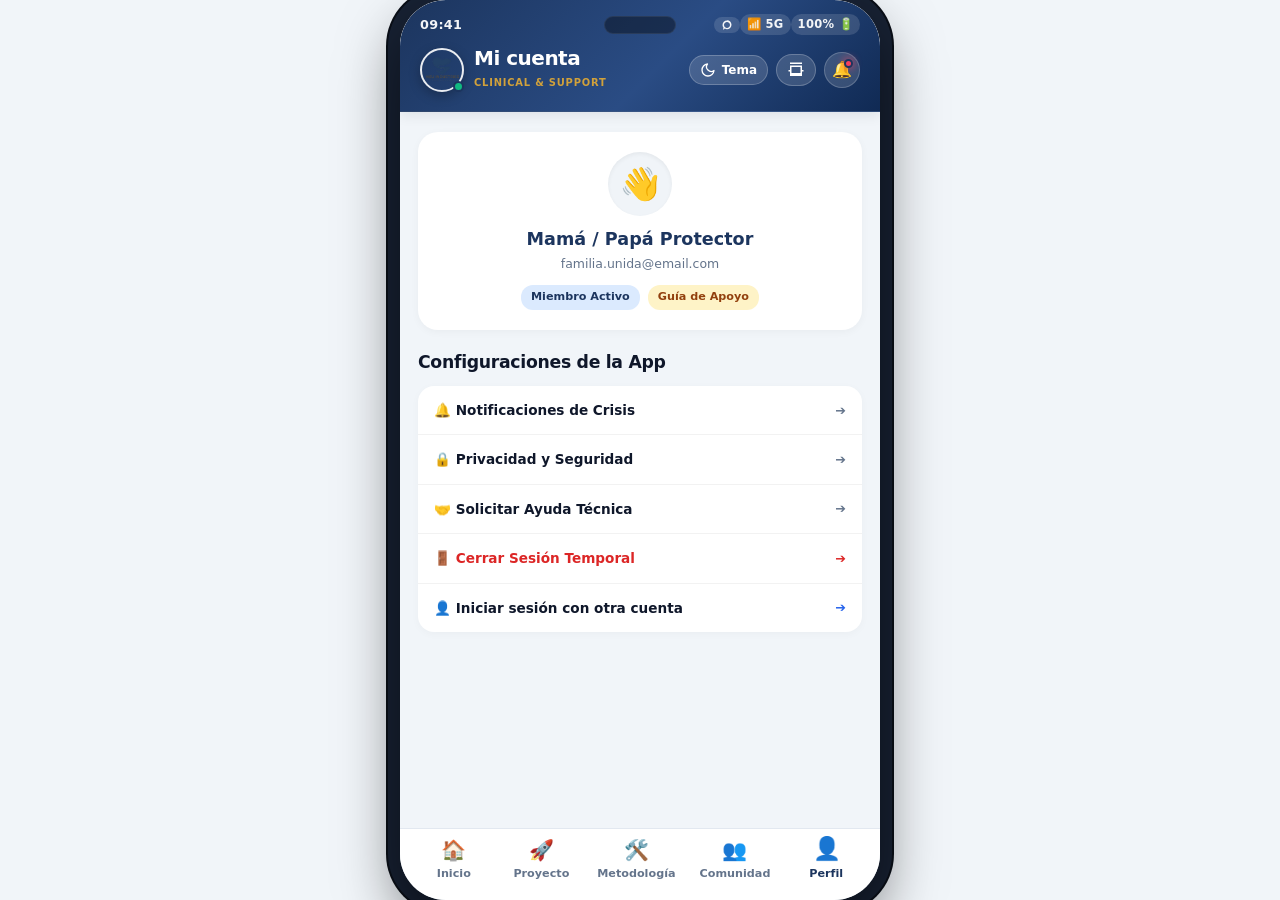
<file: static/pages/usuario.html>
<!doctype html>
<html lang="es">

<head>
  <meta charset="UTF-8" />
  <meta name="viewport" content="width=device-width, initial-scale=1.0, maximum-scale=1.0, user-scalable=no" />
  <title>Mi Perfil</title>
  <meta name="author" content="Neu Industries">
  <link rel="stylesheet" href="../css/style.css" />
</head>

<body>
  <div class="app-container">
    <!-- ENCABEZADO FIJO -->
    <header class="app-header">
            <div class="header-top">
                <span class="app-time" id="live-clock">09:41</span>
                <div class="dynamic-island-indicator" aria-hidden="true"></div>
                <div class="app-icons" aria-label="Estado de red y batería">
                    <span class="status-chip signal-chip">
                        <svg class="h-icon" viewBox="0 0 24 24" fill="currentColor"><path d="M12 3c-4.97 0-9 4.03-9 9 0 2.12.74 4.07 1.97 5.61L4.35 19.4c-.39.39-.39 1.02 0 1.41.39.39 1.02.39 1.41 0l1.9-1.9C9.32 19.98 10.63 20.5 12 20.5c4.97 0 9-4.03 9-9s-4.03-9-9-9zm0 15c-3.31 0-6-2.69-6-6s2.69-6 6-6 6 2.69 6 6-2.69 6-6 6z"/></svg>
                    </span>
                    <span class="status-chip">📶 5G</span>
                    <span class="status-chip">100% 🔋</span>
                </div>
            </div>
      <div class="header-main">
        <div class="app-brand">
                    <div class="logo-wrapper">
<img src="../images/Logo empresa.png" alt="Logo Oficial NeuroMundo" class="logo-app" loading="eager">
                        <span class="online-pulse-dot" title="Ecosistema Activo"></span>
                    </div>
          <div class="brand-text">
            <h1>Mi cuenta</h1>
            <span class="brand-badge">CLINICAL & SUPPORT</span>
          </div>
        </div>
        <div class="app-right-brand">
                    <!-- Conmutador de Modo Oscuro/Claro -->
                    <button class="theme-toggle-animated" id="theme-toggle" onclick="toggleTheme()" aria-label="Cambiar tema visual" title="Cambiar tema">
                        <div class="icon-container">
                            <svg class="sun-icon" xmlns="http://www.w3.org/2000/svg" viewBox="0 0 24 24" fill="none" stroke="currentColor" stroke-width="2" stroke-linecap="round" stroke-linejoin="round">
                                <circle cx="12" cy="12" r="5"></circle>
                                <line x1="12" y1="1" x2="12" y2="3"></line>
                                <line x1="12" y1="21" x2="12" y2="23"></line>
                                <line x1="4.22" y1="4.22" x2="5.64" y2="5.64"></line>
                                <line x1="18.36" y1="18.36" x2="19.78" y2="19.78"></line>
                                <line x1="1" y1="12" x2="3" y2="12"></line>
                                <line x1="21" y1="12" x2="23" y2="12"></line>
                                <line x1="4.22" y1="19.78" x2="5.64" y2="18.36"></line>
                                <line x1="18.36" y1="5.64" x2="19.78" y2="4.22"></line>
                            </svg>
                            <svg class="moon-icon" xmlns="http://www.w3.org/2000/svg" viewBox="0 0 24 24" fill="none" stroke="currentColor" stroke-width="2" stroke-linecap="round" stroke-linejoin="round">
                                <path d="M21 12.79A9 9 0 1 1 11.21 3 7 7 0 0 0 21 12.79z"></path>
                            </svg>
                        </div>
                        <span id="theme-text" class="btn-caption">Tema</span>
                    </button>
<!-- Conmutador Modo PC / Tablet -->
<button class="view-toggle-btn" id="view-toggle" onclick="toggleViewMode()" aria-label="Cambiar a vista de escritorio" title="Alternar Layout">
    <span class="view-icon">
        <svg viewBox="0 0 24 24" xmlns="http://www.w3.org/2000/svg">
            <path d="M4 6h16v12H4V6zm2 2v8h12V8H6zm-4 4h2v2H2v-2zm18 0h2v2h-2v-2zM4 4h16V2H4v2zm0 16h16v-2H4v2z"/>
        </svg>
    </span>
</button>

                    <!-- Menú Desplegable Accesible de Notificaciones -->
                    <div class="user-menu">
                        <input type="checkbox" id="notif-check" class="notif-checkbox" aria-label="Desplegar notificaciones">
                        <label for="notif-check" class="notification-btn" aria-label="Abrir centro de notificaciones" tabindex="0">
                            <span class="bell-icon">🔔</span>
                            <span class="badge" aria-label="Nueva notificación activa"></span>
                        </label>
                        <div class="user-menu-dropdown" role="region" aria-label="Panel de avisos">
                            <div class="dropdown-header">
                                <h5>Centro de Notificaciones</h5>
                                <span class="notif-count">1 nueva</span>
                            </div>
                            <div class="menu-item unread">
                                <span class="notif-icon">🌟</span>
                                <div class="notif-text">
                                    <strong>Nueva rutina visual agregada</strong>
                                    <p>Técnicas de relajación táctil añadidas a Terapia.</p>
                                </div>
                            </div>
                            <div class="menu-item-footer">
                                <button class="btn-link">Marcar todas como leídas</button>
                            </div>
                        </div>
                    </div>
        </div>
      </div>
    </header>

    <!-- CONTENIDO DEL PERFIL -->
    <main class="app-content">
      <!-- TARJETA DE USUARIO PRINCIPAL -->
      <section class="profile-card-top">
        <div class="profile-avatar-big">👋</div>
        <h2 class="profile-name">Mamá / Papá Protector</h2>
        <p class="profile-email">familia.unida@email.com</p>
        <div class="profile-badges-row">
          <span class="user-badge-item badge-active">Miembro Activo</span>
          <span class="user-badge-item badge-guide">Guía de Apoyo</span>
        </div>
      </section>

      <!-- OPCIONES DEL MENÚ TIPO AJUSTES MÓVIL -->
      <h3 class="block-title section-spacer">Configuraciones de la App</h3>

      <section class="settings-list-group">
        <div class="settings-list-item" onclick="alert('Configuración de alertas sensoriales')">
          <div class="item-left">🔔 Notificaciones de Crisis</div>
          <span class="item-arrow">➔</span>
        </div>
        <div class="settings-list-item" onclick="alert('Miembro de la comunidad verificado')">
          <div class="item-left">🔒 Privacidad y Seguridad</div>
          <span class="item-arrow">➔</span>
        </div>
        <div class="settings-list-item" onclick="alert('Contacto con soporte técnico')">
          <div class="item-left">🤝 Solicitar Ayuda Técnica</div>
          <span class="item-arrow">➔</span>
        </div>
        <div class="settings-list-item logout-item" onclick="location.href = '../../index.html'">
          <div class="item-left">🚪 Cerrar Sesión Temporal</div>
          <span class="item-arrow">➔</span>
        </div>
        <div class="settings-list-item switch-account-item" onclick="location.href = 'login.html'">
          <div class="item-left">👤 Iniciar sesión con otra cuenta</div>
          <span class="item-arrow">➔</span>
        </div>
      </section>

      <div class="scroll-spacing"></div>
    </main>

    <!-- NAVEGACIÓN INFERIOR MÓVIL -->
    <nav class="app-nav">
      <a href="../../index.html" class="nav-item">
        <span class="nav-icon">🏠</span>
        <span class="nav-label">Inicio</span>
      </a>
      <a href="proyecto.html" class="nav-item">
        <span class="nav-icon">🚀</span>
        <span class="nav-label">Proyecto</span>
      </a>
      <a href="metodologia.html" class="nav-item">
        <span class="nav-icon">🛠️</span>
        <span class="nav-label">Metodología</span>
      </a>
      <a href="comunidad.html" class="nav-item">
        <span class="nav-icon">👥</span>
        <span class="nav-label">Comunidad</span>
      </a>
      <a href="../pages/usuario.html" class="nav-item active">
        <span class="nav-icon">👤</span>
        <span class="nav-label">Perfil</span>
      </a>
    </nav>
  </div>

  <script src="../js/script.js"></script>
  <!-- SCRIPT DE INICIALIZACIÓN DEL TEMA (Evita el parpadeo blanco) -->
    <script>
    (function() {
        try {
            // Sistema de tema Bootstrap con data-bs-theme
            var savedTheme = localStorage.getItem('themeMode');
            var prefersDark = window.matchMedia('(prefers-color-scheme: dark)').matches;
            
            // Determinar tema inicial
            var initialTheme = savedTheme || (prefersDark ? 'dark' : 'light');
            
            // Aplicar atributo nativo de Bootstrap inmediatamente
            document.documentElement.setAttribute('data-bs-theme', initialTheme);
            
            // Mantener compatibilidad con clase existente
            if (initialTheme === 'dark') {
                document.body.classList.add('dark-theme');
            } else {
                document.body.classList.remove('dark-theme');
            }
            
            // Inicializar modo PC si existe
            var savedViewMode = localStorage.getItem('neuromundo-view-mode');
            if (savedViewMode === 'pc') {
                document.documentElement.classList.add('pc-mode');
                document.body.classList.add('pc-mode');
                
                var viewportMeta = document.querySelector('meta[name="viewport"]');
                if (viewportMeta) {
                    viewportMeta.setAttribute('content', 'width=1280, initial-scale=0.25');
                }
            }
        } catch (e) { 
            console.warn('localStorage no está disponible'); 
            // Fallback a light mode
            document.documentElement.setAttribute('data-bs-theme', 'light');
        }
    })();
    </script>
</body>

</html>
</file>
<file: static/css/style.css>
/* ==========================================================================
   NEUROMUNDO DESIGN SYSTEM & ENTERPRISE CSS ARCHITECTURE
   Version: 4.0 Pro
   Audience: Neurodiversity, Autism spectrum support & Clinical ergonomics
   ========================================================================== */

/* --------------------------------------------------------------------------
   1. VARIABLES, TOKENS DE DISEÑO & TEMAS (LIGHT / DARK)
   -------------------------------------------------------------------------- */
:root {
    /* Identidad Cromática Principal */
    --brand-primary: #1c355e;
    --brand-primary-light: #2a4c84;
    --brand-primary-dark: #0f1f38;
    --brand-secondary: #4a6572;
    --brand-accent: #d1a13b;
    --brand-accent-vibrant: #f59e0b;
    --brand-accent-glow: rgba(245, 158, 11, 0.35);

    /* Tonos Clínicos / Calma Sensorial */
    --sensory-blue: #0284c7;
    --sensory-blue-subtle: #e0f2fe;
    --sensory-green: #10b981;
    --sensory-green-subtle: #d1fae5;
    --sensory-amber: #f59e0b;
    --sensory-amber-subtle: #fef3c7;
    --sensory-rose: #f43f5e;
    --sensory-rose-subtle: #ffe4e6;
    --sensory-purple: #8b5cf6;
    --sensory-purple-subtle: #ede9fe;

    /* Superficies y Fondos (Modo Claro) */
    --app-bg: #f3f6fa;
    --device-shell-bg: #0f172a;
    --card-bg: #ffffff;
    --card-bg-elevated: #ffffff;
    --card-hover-bg: #f8fafc;
    --surface-glass: rgba(255, 255, 255, 0.85);
    --surface-glass-border: rgba(255, 255, 255, 0.4);

    /* Tipografía y Textos */
    --font-primary: 'Plus Jakarta Sans', system-ui, -apple-system, BlinkMacSystemFont, "Segoe UI", Roboto, sans-serif;
    --text-heading: #0f172a;
    --text-body: #334155;
    --text-muted: #64748b;
    --text-on-dark: #ffffff;
    --text-on-accent: #0f172a;

    /* Bordes y Separadores */
    --border-subtle: #e2e8f0;
    --border-strong: #cbd5e1;
    --border-radius-xs: 6px;
    --border-radius-sm: 10px;
    --border-radius-md: 16px;
    --border-radius-lg: 24px;
    --border-radius-xl: 32px;
    --border-radius-pill: 9999px;

    /* Sombras y Elevaciones */
    --shadow-sm: 0 1px 3px rgba(15, 23, 42, 0.05), 0 1px 2px rgba(15, 23, 42, 0.03);
    --shadow-md: 0 4px 14px rgba(15, 23, 42, 0.06), 0 2px 6px rgba(15, 23, 42, 0.04);
    --shadow-lg: 0 10px 25px -3px rgba(15, 23, 42, 0.08), 0 4px 10px -2px rgba(15, 23, 42, 0.04);
    --shadow-xl: 0 20px 40px -4px rgba(15, 23, 42, 0.12);
    --shadow-primary-glow: 0 8px 24px rgba(28, 53, 94, 0.25);
    --shadow-accent-glow: 0 6px 20px rgba(209, 161, 59, 0.3);

    /* Transiciones fluidas */
    --ease-out-smooth: cubic-bezier(0.16, 1, 0.3, 1);
    --ease-elastic: cubic-bezier(0.34, 1.56, 0.64, 1);
    --transition-fast: 0.15s ease;
    --transition-base: 0.25s var(--ease-out-smooth);
    --transition-slow: 0.4s var(--ease-out-smooth);

    /* Gradientes Corporativos */
    --gradient-brand: linear-gradient(135deg, #1c355e 0%, #2a4c84 55%, #102a54 100%);
    --gradient-hero: linear-gradient(145deg, #0f203d 0%, #1c355e 50%, #224b88 100%);
    --gradient-accent: linear-gradient(135deg, #d1a13b 0%, #f59e0b 100%);
    --gradient-banner: linear-gradient(135deg, #1e293b 0%, #334155 100%);

    
    --bg-dark-blue: #1c355e;
    --bg-strip-gray: #7d91a9;
    --accent-yellow: #d1a13b;
    --app-background: #f1f4f8;
    --card-background: #ffffff;
    --text-main: #2b394a;
    --text-muted: #6c7a89;
    --success-green: #4caf50;
}

/* --------------------------------------------------------------------------
   MODO OSCURO / HIGH SENSORY COMFORT
   -------------------------------------------------------------------------- */
body.dark-theme {
    --app-bg: #090e17;
    --device-shell-bg: #020617;
    --card-bg: #131c2e;
    --card-bg-elevated: #1a263c;
    --card-hover-bg: #1e2d47;
    --surface-glass: rgba(19, 28, 46, 0.88);
    --surface-glass-border: rgba(255, 255, 255, 0.08);

    --text-heading: #f8fafc;
    --text-body: #cbd5e1;
    --text-muted: #94a3b8;

    --border-subtle: #1e293b;
    --border-strong: #334155;

    --shadow-sm: 0 2px 4px rgba(0, 0, 0, 0.3);
    --shadow-md: 0 6px 18px rgba(0, 0, 0, 0.4);
    --shadow-lg: 0 12px 30px rgba(0, 0, 0, 0.5);

    --gradient-brand: linear-gradient(135deg, #0b1526 0%, #13223d 100%);
    --gradient-hero: linear-gradient(145deg, #070d18 0%, #0f1c30 50%, #162947 100%);
}

/* --------------------------------------------------------------------------
   2. RESETEO MODERNO & CONFIGURACIÓN GLOBAL
   -------------------------------------------------------------------------- */
*,
*::before,
*::after {
    margin: 0;
    padding: 0;
    box-sizing: border-box;
    -webkit-tap-highlight-color: transparent;
}

html, body {
    width: 100%;
    height: 100%;
    overflow-x: hidden;
}

body {
    font-family: var(--font-primary);
    background-color: var(--device-shell-bg);
    color: var(--text-body);
    display: flex;
    justify-content: center;
    align-items: center;
    min-height: 100vh;
    padding: 0;
    -webkit-font-smoothing: antialiased;
    -moz-osx-font-smoothing: grayscale;
    line-height: 1.5;
}

/* Accesibilidad: Reducción de Animaciones */
@media (prefers-reduced-motion: reduce) {
    *, *::before, *::after {
        animation-duration: 0.01ms !important;
        animation-iteration-count: 1 !important;
        transition-duration: 0.01ms !important;
        scroll-behavior: auto !important;
    }
}

/* --------------------------------------------------------------------------
   3. MARCO / SIMULADOR DEL DISPOSITIVO MÓVIL
   -------------------------------------------------------------------------- */
.app-container {
    width: 100%;
    max-width: 430px;
    height: 92vh;
    max-height: 932px;
    background-color: var(--app-bg);
    border-radius: 46px;
    box-shadow: 0 25px 60px rgba(0, 0, 0, 0.55), 0 0 0 12px #182234, 0 0 0 14px #0a0f18;
    position: relative;
    overflow: hidden;
    display: flex;
    flex-direction: column;
    transition: all var(--transition-slow);
}

@media (max-width: 480px) {
    body {
        background-color: var(--app-bg);
    }
    .app-container {
        width: 100vw;
        height: 100vh;
        max-height: 100vh;
        border-radius: 0;
        box-shadow: none;
        border: none;
    }
}

/* --------------------------------------------------------------------------
   4. ENCABEZADO SUPERIOR & BARRA DE ESTADO
   -------------------------------------------------------------------------- */
.app-header {
    background: var(--gradient-brand);
    color: #ffffff;
    padding: 14px 20px 18px 20px;
    flex-shrink: 0;
    z-index: 50;
    box-shadow: var(--shadow-md);
    position: relative;
    backdrop-filter: blur(12px);
    -webkit-backdrop-filter: blur(12px);
    border-bottom: 1px solid rgba(255, 255, 255, 0.08);
}

.header-top {
    position: relative; /* Establece el marco de referencia */
    display: flex;
    justify-content: space-between;
    align-items: center;
    font-size: 0.8rem;
    font-weight: 700;
    letter-spacing: 0.3px;
    margin-bottom: 12px;
    opacity: 0.95;
}

.dynamic-island-indicator {
    position: absolute;
    left: 50%;
    transform: translateX(-50%);
    width: 72px;
    height: 18px;
    background-color: rgba(0, 0, 0, 0.4);
    border-radius: var(--border-radius-pill);
    border: 1px solid rgba(255, 255, 255, 0.08);
}

.status-chip {
    font-size: 0.72rem;
    background: rgba(255, 255, 255, 0.14);
    padding: 2px 7px;
    border-radius: var(--border-radius-pill);
    display: inline-flex;
    align-items: center;
}

.h-icon {
    width: 12px;
    height: 12px;
}

.header-main {
    display: flex;
    justify-content: space-between;
    align-items: center;
    gap: 12px;
}

.app-brand {
    display: flex;
    align-items: center;
    gap: 10px;
}

.logo-wrapper {
    position: relative;
    display: inline-flex;
}

.logo-app {
    width: 44px;
    height: 44px;
    border-radius: 50%;
    object-fit: cover;
    border: 2px solid rgba(255, 255, 255, 0.9);
    box-shadow: 0 4px 12px rgba(0, 0, 0, 0.25);
    transition: transform var(--transition-base);
}

.logo-app:hover {
    transform: rotate(5deg) scale(1.05);
}

.online-pulse-dot {
    position: absolute;
    bottom: 0;
    right: 0;
    width: 11px;
    height: 11px;
    background-color: var(--sensory-green);
    border: 2px solid var(--brand-primary);
    border-radius: 50%;
}

.brand-text h1 {
    font-size: 1.25rem;
    font-weight: 800;
    letter-spacing: -0.5px;
    line-height: 1.1;
    color: #ffffff;
}

.brand-badge {
    font-size: 0.62rem;
    font-weight: 800;
    letter-spacing: 0.8px;
    color: var(--brand-accent);
    text-transform: uppercase;
}

.app-right-brand {
    display: flex;
    align-items: center;
    gap: 8px;
}

/* Botón de tema animado */
.theme-toggle-animated {
    background: rgba(255, 255, 255, 0.15);
    border: 1px solid rgba(255, 255, 255, 0.22);
    color: #ffffff;
    padding: 6px 10px;
    border-radius: var(--border-radius-pill);
    font-size: 0.75rem;
    font-weight: 700;
    cursor: pointer;
    display: flex;
    align-items: center;
    gap: 6px;
    transition: all var(--transition-base);
}

.theme-toggle-animated:hover {
    background: rgba(255, 255, 255, 0.25);
    transform: translateY(-1px);
}

.icon-container {
    position: relative;
    width: 16px;
    height: 16px;
    display: flex;
    align-items: center;
    justify-content: center;
}

.icon-container svg {
    position: absolute;
    width: 16px;
    height: 16px;
    transition: transform var(--transition-slow), opacity var(--transition-base);
}

.sun-icon {
    opacity: 0;
    transform: rotate(-90deg) scale(0.5);
}

.moon-icon {
    opacity: 1;
    transform: rotate(0deg) scale(1);
    color: #ffffff;
}

body.dark-theme .sun-icon {
    opacity: 1;
    transform: rotate(0deg) scale(1);
    color: var(--brand-accent);
}

body.dark-theme .moon-icon {
    opacity: 0;
    transform: rotate(90deg) scale(0.5);
}

/* Botón Conmutador Vista PC */
.view-toggle-btn {
    background: rgba(255, 255, 255, 0.15);
    border: 1px solid rgba(255, 255, 255, 0.22);
    color: #ffffff;
    padding: 6px 10px;
    border-radius: var(--border-radius-pill);
    font-size: 0.75rem;
    font-weight: 700;
    cursor: pointer;
    display: flex;
    align-items: center;
    gap: 4px;
    transition: all var(--transition-base);
}

.view-toggle-btn:hover {
    background: var(--brand-accent);
    color: var(--text-on-accent);
    transform: translateY(-1px);
}

/* Menú de Notificaciones */
.user-menu {
    position: relative;
    display: inline-flex;
    align-items: center;
}

.notif-checkbox {
    display: none;
}

.notification-btn {
    background: rgba(255, 255, 255, 0.15);
    border: 1px solid rgba(255, 255, 255, 0.2);
    width: 36px;
    height: 36px;
    border-radius: 50%;
    cursor: pointer;
    position: relative;
    display: flex;
    align-items: center;
    justify-content: center;
    transition: all var(--transition-base);
}

.notification-btn:hover {
    background: rgba(255, 255, 255, 0.25);
    transform: scale(1.05);
}

.bell-icon {
    font-size: 1rem;
}

.badge {
    position: absolute;
    top: 6px;
    right: 6px;
    width: 9px;
    height: 9px;
    background-color: var(--sensory-rose);
    border: 2px solid var(--brand-primary);
    border-radius: 50%;
    box-shadow: 0 0 8px var(--sensory-rose);
}

.user-menu-dropdown {
    display: none;
    position: absolute;
    right: 0;
    top: calc(100% + 10px);
    width: 270px;
    background-color: var(--card-bg-elevated);
    border: 1px solid var(--border-subtle);
    border-radius: var(--border-radius-md);
    padding: 12px;
    box-shadow: var(--shadow-xl);
    z-index: 100;
    flex-direction: column;
    gap: 8px;
    animation: fadeInDropdown 0.25s var(--ease-out-smooth);
}

.notif-checkbox:checked ~ .user-menu-dropdown {
    display: flex;
}

.dropdown-header {
    display: flex;
    justify-content: space-between;
    align-items: center;
    padding-bottom: 6px;
    border-bottom: 1px solid var(--border-subtle);
}

.dropdown-header h5 {
    font-size: 0.82rem;
    font-weight: 800;
    color: var(--text-heading);
}

.notif-count {
    font-size: 0.68rem;
    background: var(--sensory-blue-subtle);
    color: var(--sensory-blue);
    padding: 2px 6px;
    border-radius: var(--border-radius-pill);
    font-weight: 700;
}

.menu-item {
    display: flex;
    gap: 10px;
    align-items: flex-start;
    padding: 8px;
    border-radius: var(--border-radius-sm);
    background-color: var(--app-bg);
}

.notif-icon {
    font-size: 1.1rem;
}

.notif-text strong {
    font-size: 0.78rem;
    color: var(--text-heading);
    display: block;
}

.notif-text p {
    font-size: 0.72rem;
    color: var(--text-muted);
}

.menu-item-footer {
    text-align: center;
    padding-top: 4px;
}

.btn-link {
    background: none;
    border: none;
    color: var(--sensory-blue);
    font-size: 0.72rem;
    font-weight: 700;
    cursor: pointer;
}

@keyframes fadeInDropdown {
    from {
        opacity: 0;
        transform: translateY(-8px) scale(0.96);
    }
    to {
        opacity: 1;
        transform: translateY(0) scale(1);
    }
}

/* --------------------------------------------------------------------------
   5. ÁREA DE CONTENIDO SCROLLEABLE
   -------------------------------------------------------------------------- */
.app-content {
    flex-grow: 1;
    overflow-y: auto;
    padding: 20px 18px;
    -webkit-overflow-scrolling: touch;
    scroll-behavior: smooth;
}

.app-content::-webkit-scrollbar {
    width: 6px;
}

.app-content::-webkit-scrollbar-thumb {
    background: var(--border-strong);
    border-radius: var(--border-radius-pill);
}

/* --------------------------------------------------------------------------
   6. HERO BANNER DE BIENVENIDA
   -------------------------------------------------------------------------- */
.welcome-card {
    background: var(--gradient-hero);
    border-radius: var(--border-radius-lg);
    padding: 26px 20px;
    text-align: center;
    position: relative;
    overflow: hidden;
    margin-bottom: 22px;
    box-shadow: var(--shadow-primary-glow);
    border: 1px solid rgba(255, 255, 255, 0.12);
}

.welcome-background-glow {
    position: absolute;
    width: 140px;
    height: 140px;
    background: radial-gradient(circle, rgba(209, 161, 59, 0.35) 0%, rgba(209, 161, 59, 0) 70%);
    top: -30px;
    right: -30px;
    border-radius: 50%;
    pointer-events: none;
}

.welcome-pill {
    display: inline-block;
    background: rgba(255, 255, 255, 0.12);
    border: 1px solid rgba(255, 255, 255, 0.2);
    color: #ffffff;
    font-size: 0.65rem;
    font-weight: 800;
    letter-spacing: 0.8px;
    padding: 3px 10px;
    border-radius: var(--border-radius-pill);
    margin-bottom: 12px;
}

.welcome-title {
    color: var(--brand-accent);
    font-size: 1.25rem;
    font-weight: 800;
    margin-bottom: 8px;
    line-height: 1.3;
    text-shadow: 0 2px 10px rgba(0, 0, 0, 0.3);
}

.welcome-subtitle {
    color: rgba(255, 255, 255, 0.92);
    font-size: 0.76rem;
    font-weight: 600;
    letter-spacing: 0.4px;
    margin-bottom: 18px;
    line-height: 1.4;
}

.speech-bubble {
    background-color: #ffffff;
    color: var(--brand-primary);
    font-size: 0.8rem;
    font-weight: 800;
    padding: 10px 18px;
    border-radius: var(--border-radius-pill);
    display: inline-flex;
    align-items: center;
    gap: 6px;
    border: none;
    box-shadow: var(--shadow-md);
    cursor: pointer;
    transition: transform var(--transition-base), box-shadow var(--transition-base);
}

.speech-bubble:hover {
    transform: translateY(-2px);
    box-shadow: var(--shadow-lg);
}

/* --------------------------------------------------------------------------
   7. BARRA DE BÚSQUEDA GLOBAL
   -------------------------------------------------------------------------- */
.search-section {
    margin-bottom: 22px;
}

.search-box {
    background-color: var(--card-bg);
    display: flex;
    align-items: center;
    padding: 12px 16px;
    border-radius: var(--border-radius-md);
    box-shadow: var(--shadow-sm);
    border: 1.5px solid var(--border-subtle);
    transition: all var(--transition-base);
}

.search-box:focus-within {
    border-color: var(--brand-accent);
    box-shadow: var(--shadow-accent-glow);
    transform: translateY(-1px);
}

.search-icon {
    font-size: 1.05rem;
    margin-right: 12px;
    color: var(--text-muted);
}

.search-box input {
    border: none;
    outline: none;
    background: transparent;
    width: 100%;
    font-size: 0.9rem;
    font-family: inherit;
    color: var(--text-heading);
    font-weight: 500;
}

.search-box input::placeholder {
    color: var(--text-muted);
    opacity: 0.8;
}

/* --------------------------------------------------------------------------
   8. CATEGORÍAS DE APOYO & PANELES REACTIVOS
   -------------------------------------------------------------------------- */
.categories-section {
    margin-bottom: 20px;
}

.section-title-wrap {
    margin-bottom: 12px;
}

.block-title {
    font-size: 1.08rem;
    font-weight: 800;
    color: var(--text-heading);
    letter-spacing: -0.3px;
}

.section-subtext {
    font-size: 0.75rem;
    color: var(--text-muted);
    font-weight: 500;
}

.categories-scroll {
    display: flex;
    gap: 10px;
    overflow-x: auto;
    padding: 4px 2px 10px 2px;
    scrollbar-width: none;
}

.categories-scroll::-webkit-scrollbar {
    display: none;
}

.category-item {
    background-color: var(--card-bg);
    border: 1.5px solid var(--border-subtle);
    padding: 10px 18px;
    border-radius: var(--border-radius-pill);
    display: flex;
    align-items: center;
    gap: 8px;
    white-space: nowrap;
    box-shadow: var(--shadow-sm);
    cursor: pointer;
    transition: all var(--transition-base);
    font-family: inherit;
    font-size: 0.84rem;
    font-weight: 700;
    color: var(--text-body);
}

.category-item:hover {
    background-color: var(--card-hover-bg);
    border-color: var(--border-strong);
    transform: translateY(-2px);
}

.category-item.active {
    background: var(--gradient-accent);
    color: var(--text-on-accent);
    border-color: transparent;
    box-shadow: var(--shadow-accent-glow);
    transform: translateY(-2px);
}

.cat-icon {
    font-size: 1.15rem;
}

/* Panel de Información Dinámica */
.category-info-panel {
    margin-bottom: 22px;
    padding: 16px 18px;
    background-color: var(--card-bg);
    border-radius: var(--border-radius-md);
    border: 1px solid var(--border-subtle);
    border-left: 5px solid var(--brand-accent);
    box-shadow: var(--shadow-sm);
    transition: all var(--transition-base);
}

.info-header {
    display: flex;
    align-items: center;
    gap: 8px;
    margin-bottom: 6px;
}

.info-pulse {
    width: 8px;
    height: 8px;
    background-color: var(--brand-accent);
    border-radius: 50%;
    animation: pulseGlow 1.8s infinite;
}

#info-titulo {
    font-size: 0.95rem;
    font-weight: 800;
    color: var(--text-heading);
}

#info-descripcion {
    font-size: 0.82rem;
    color: var(--text-muted);
    line-height: 1.45;
}

@keyframes pulseGlow {
    0%, 100% { transform: scale(1); opacity: 1; }
    50% { transform: scale(1.4); opacity: 0.6; }
}

/* --------------------------------------------------------------------------
   9. COPILOTO IA & HERRAMIENTAS DIARIAS
   -------------------------------------------------------------------------- */
.copiloto-box {
    background: linear-gradient(135deg, #1c355e 0%, #2e1065 100%);
    color: #ffffff;
    padding: 16px;
    border-radius: var(--border-radius-md);
    display: flex;
    align-items: center;
    gap: 14px;
    margin-bottom: 24px;
    box-shadow: var(--shadow-md);
    border: 1px solid rgba(255, 255, 255, 0.1);
}

.copiloto-icon {
    font-size: 1.8rem;
    flex-shrink: 0;
}

.copiloto-text h4 {
    font-size: 0.92rem;
    color: var(--brand-accent);
    font-weight: 800;
    margin-bottom: 2px;
}

.copiloto-text p {
    font-size: 0.76rem;
    color: rgba(255, 255, 255, 0.9);
    line-height: 1.35;
}

.copiloto-text-info {
    font-size: 0.92rem;
    font-weight: 800;
    margin-bottom: 2px;
}

.btn-ia-action {
    background: var(--brand-accent);
    color: var(--text-on-accent);
    border: none;
    padding: 8px 14px;
    border-radius: var(--border-radius-pill);
    font-weight: 800;
    font-size: 0.75rem;
    cursor: pointer;
    margin-left: auto;
    transition: transform var(--transition-base);
}

.btn-ia-action:hover {
    transform: scale(1.06);
}

.seccion-contenido {
    margin-top: 15px;
}

/* Herramientas Diarias */
.tools-section {
    margin-bottom: 24px;
}

.section-badge-counter {
    font-size: 0.7rem;
    background: var(--sensory-blue-subtle);
    color: var(--sensory-blue);
    padding: 3px 8px;
    border-radius: var(--border-radius-pill);
    font-weight: 700;
    margin-left: 8px;
}

.tool-card {
    background-color: var(--card-bg);
    border: 1px solid var(--border-subtle);
    border-radius: var(--border-radius-md);
    padding: 14px 16px;
    display: flex;
    align-items: center;
    gap: 14px;
    margin-bottom: 12px;
    box-shadow: var(--shadow-sm);
    cursor: pointer;
    transition: all var(--transition-base);
}

.tool-card:hover {
    border-color: var(--border-strong);
    transform: translateY(-2px);
    box-shadow: var(--shadow-md);
}

.tool-icon {
    width: 48px;
    height: 48px;
    border-radius: var(--border-radius-sm);
    display: flex;
    align-items: center;
    justify-content: center;
    font-size: 1.4rem;
    flex-shrink: 0;
}

.bg-blue {
    background-color: var(--sensory-blue-subtle);
    color: var(--sensory-blue);
}

.bg-yellow {
    background-color: var(--sensory-amber-subtle);
    color: var(--sensory-amber);
}

.bg-green {
    background-color: var(--sensory-green-subtle);
    color: var(--sensory-green);
}

.tool-info {
    flex-grow: 1;
}

.tool-info h4 {
    font-size: 0.94rem;
    font-weight: 800;
    color: var(--text-heading);
    margin-bottom: 2px;
}

.tool-info p {
    font-size: 0.77rem;
    color: var(--text-muted);
    line-height: 1.35;
}

.arrow-container {
    color: var(--brand-accent);
    font-weight: 800;
    font-size: 1.1rem;
    transition: transform var(--transition-base);
}

.tool-card:hover .arrow-container {
    transform: translateX(4px);
}

/* --------------------------------------------------------------------------
   10. FEED DE ARTÍCULOS & LECTURAS
   -------------------------------------------------------------------------- */
.articles-section {
    margin-bottom: 24px;
}

.section-header-flex {
    display: flex;
    justify-content: space-between;
    align-items: center;
    margin-bottom: 14px;
}

.see-all {
    font-size: 0.82rem;
    font-weight: 800;
    color: var(--sensory-blue);
    text-decoration: none;
    transition: color var(--transition-fast);
}

.see-all:hover {
    text-decoration: underline;
}

.feed-card {
    background-color: var(--card-bg);
    border: 1px solid var(--border-subtle);
    border-radius: var(--border-radius-md);
    padding: 16px;
    margin-bottom: 12px;
    box-shadow: var(--shadow-sm);
    cursor: pointer;
    transition: all var(--transition-base);
}

.feed-card:hover {
    border-color: var(--border-strong);
    transform: translateY(-2px);
    box-shadow: var(--shadow-md);
}

.feed-header-row {
    display: flex;
    justify-content: space-between;
    align-items: center;
    margin-bottom: 8px;
}

.feed-tag {
    font-size: 0.68rem;
    font-weight: 800;
    padding: 3px 8px;
    border-radius: var(--border-radius-xs);
    text-transform: uppercase;
    letter-spacing: 0.4px;
}

.tag-crisis {
    background-color: var(--sensory-rose-subtle);
    color: var(--sensory-rose);
}

.tag-juego {
    background-color: var(--sensory-green-subtle);
    color: var(--sensory-green);
}

.tag-comunidad {
    background-color: var(--sensory-blue-subtle);
    color: var(--sensory-blue);
}

.read-time {
    font-size: 0.72rem;
    color: var(--text-muted);
}

.feed-body h4 {
    font-size: 0.98rem;
    font-weight: 800;
    color: var(--text-heading);
    margin-bottom: 6px;
    line-height: 1.35;
}

.feed-body p {
    font-size: 0.82rem;
    color: var(--text-muted);
    line-height: 1.45;
    margin-bottom: 12px;
}

.feed-footer {
    display: flex;
    justify-content: space-between;
    font-size: 0.74rem;
    color: var(--text-muted);
    border-top: 1px solid var(--border-subtle);
    padding-top: 10px;
    font-weight: 600;
}

/* --------------------------------------------------------------------------
   11. BANNER COMUNITARIO
   -------------------------------------------------------------------------- */
.community-banner {
    background: var(--gradient-banner);
    border-radius: var(--border-radius-lg);
    padding: 22px 18px;
    color: #ffffff;
    text-align: center;
    box-shadow: var(--shadow-md);
    margin-bottom: 20px;
    position: relative;
    overflow: hidden;
}

.community-badge-glow {
    display: inline-block;
    font-size: 0.65rem;
    font-weight: 800;
    background: rgba(255, 255, 255, 0.15);
    color: var(--brand-accent);
    padding: 3px 10px;
    border-radius: var(--border-radius-pill);
    margin-bottom: 10px;
    letter-spacing: 0.6px;
}

.community-content h4 {
    font-size: 1.15rem;
    font-weight: 800;
    margin-bottom: 8px;
    line-height: 1.3;
}

.community-content p {
    font-size: 0.82rem;
    margin-bottom: 16px;
    color: rgba(255, 255, 255, 0.9);
    line-height: 1.4;
}

.community-btn {
    background: var(--gradient-accent);
    color: var(--text-on-accent);
    border: none;
    padding: 12px 24px;
    border-radius: var(--border-radius-pill);
    font-weight: 800;
    font-size: 0.88rem;
    cursor: pointer;
    width: 100%;
    box-shadow: var(--shadow-accent-glow);
    transition: transform var(--transition-base), box-shadow var(--transition-base);
}

.community-btn:hover {
    transform: translateY(-2px);
    box-shadow: 0 8px 24px var(--brand-accent-glow);
}

.scroll-spacing {
    height: 80px;
}

/* --------------------------------------------------------------------------
   12. BARRA DE NAVEGACIÓN INFERIOR (BOTTOM NAV)
   -------------------------------------------------------------------------- */
.app-nav {
    position: absolute;
    bottom: 0;
    left: 0;
    right: 0;
    height: 72px;
    background-color: var(--card-bg);
    border-top: 1px solid var(--border-subtle);
    display: flex;
    justify-content: space-around;
    align-items: center;
    padding: 4px 10px 10px 10px;
    z-index: 40;
    backdrop-filter: blur(12px);
    -webkit-backdrop-filter: blur(12px);
}

.nav-item {
    text-decoration: none;
    display: flex;
    flex-direction: column;
    align-items: center;
    justify-content: center;
    flex: 1;
    color: var(--text-muted);
    transition: all var(--transition-base);
    padding: 4px 0;
    border-radius: var(--border-radius-sm);
}

.nav-icon {
    font-size: 1.35rem;
    line-height: 1;
    transition: transform var(--transition-base);
}

.nav-label {
    font-size: 0.7rem;
    font-weight: 600;
    margin-top: 3px;
}

.nav-item:hover {
    color: var(--brand-primary);
}

.nav-item.active {
    color: var(--brand-primary);
    font-weight: 800;
}

body.dark-theme .nav-item.active {
    color: var(--brand-accent);
}

.nav-item.active .nav-icon {
    transform: translateY(-2px) scale(1.12);
}

/* --------------------------------------------------------------------------
   13. MODAL DE ASISTENTE IA
   -------------------------------------------------------------------------- */
.chat-modal {
    position: fixed;
    bottom: 24px;
    right: 24px;
    width: 380px;
    max-width: calc(100vw - 32px);
    height: 520px;
    background-color: var(--card-bg-elevated);
    border-radius: var(--border-radius-lg);
    box-shadow: var(--shadow-xl);
    display: flex;
    flex-direction: column;
    z-index: 1000;
    overflow: hidden;
    border: 1px solid var(--border-subtle);
    animation: slideUpChat 0.3s var(--ease-out-smooth);
}

.chat-modal.hidden {
    display: none !important;
}

.chat-header {
    background: var(--gradient-brand);
    color: #ffffff;
    padding: 14px 18px;
    font-weight: 800;
    display: flex;
    justify-content: space-between;
    align-items: center;
}

.chat-title-group {
    display: flex;
    align-items: center;
    gap: 8px;
    font-size: 0.95rem;
}

.btn-cerrar {
    background: none;
    border: none;
    color: #ffffff;
    font-size: 1.6rem;
    cursor: pointer;
    line-height: 1;
}

.chat-messages {
    flex: 1;
    padding: 16px;
    overflow-y: auto;
    display: flex;
    flex-direction: column;
    gap: 12px;
    background-color: var(--app-bg);
}

.message {
    padding: 10px 14px;
    border-radius: var(--border-radius-md);
    font-size: 0.85rem;
    max-width: 82%;
    line-height: 1.4;
}

.message.ia {
    background-color: var(--card-bg);
    color: var(--text-heading);
    border: 1px solid var(--border-subtle);
    align-self: flex-start;
    border-bottom-left-radius: var(--border-radius-xs);
}

.message.user {
    background: var(--gradient-accent);
    color: var(--text-on-accent);
    align-self: flex-end;
    font-weight: 600;
    border-bottom-right-radius: var(--border-radius-xs);
}

.chat-input-container {
    display: flex;
    padding: 12px;
    background-color: var(--card-bg);
    border-top: 1px solid var(--border-subtle);
    gap: 8px;
}

.chat-input-container input {
    flex: 1;
    padding: 10px 14px;
    border: 1.5px solid var(--border-subtle);
    border-radius: var(--border-radius-pill);
    outline: none;
    font-family: inherit;
    font-size: 0.85rem;
    background: var(--app-bg);
    color: var(--text-heading);
}

.chat-input-container button {
    padding: 10px 18px;
    background: var(--brand-primary);
    color: #ffffff;
    border: none;
    border-radius: var(--border-radius-pill);
    font-weight: 800;
    cursor: pointer;
    transition: background var(--transition-fast);
}

.chat-input-container button:hover {
    background: var(--brand-primary-light);
}

@keyframes slideUpChat {
    from {
        opacity: 0;
        transform: translateY(20px) scale(0.95);
    }
    to {
        opacity: 1;
        transform: translateY(0) scale(1);
    }
}

/* --------------------------------------------------------------------------
   14. VISTA ESCRITORIO / ADAPTACIÓN RESPONSIVA PROFESIONAL (MODO PC)
   -------------------------------------------------------------------------- */
body.view-pc {
    background-color: #0b1324;
    padding: 24px;
}

body.view-pc .app-container {
    max-width: 1320px;
    height: 92vh;
    border-radius: var(--border-radius-xl);
    box-shadow: 0 30px 80px rgba(0, 0, 0, 0.45);
    border: 1px solid rgba(255, 255, 255, 0.1);
    display: grid !important;
    grid-template-columns: 260px 1fr;
    grid-template-rows: 80px 1fr;
    grid-template-areas:
        "sidebar header"
        "sidebar content";
}

body.view-pc .header-top,
body.view-pc .scroll-spacing {
    display: none !important;
}

/* Sidebar PC */
body.view-pc .app-nav {
    grid-area: sidebar;
    position: static !important;
    height: 100% !important;
    width: 100% !important;
    flex-direction: column !important;
    justify-content: flex-start !important;
    background-color: var(--card-bg) !important;
    border-right: 1px solid var(--border-subtle) !important;
    border-top: none !important;
    padding: 30px 16px !important;
    gap: 8px !important;
}

body.view-pc .nav-item {
    width: 100%;
    flex-direction: row !important;
    justify-content: flex-start !important;
    padding: 12px 18px !important;
    gap: 14px !important;
    border-radius: var(--border-radius-md) !important;
    font-size: 0.95rem !important;
}

body.view-pc .nav-item .nav-label {
    font-size: 0.92rem;
    margin-top: 0;
}

body.view-pc .nav-item:hover {
    background-color: var(--card-hover-bg);
    transform: translateX(4px);
}

body.view-pc .nav-item.active {
    background: var(--brand-primary);
    color: #ffffff !important;
}

body.dark-theme.view-pc .nav-item.active {
    background: var(--brand-accent);
    color: var(--text-on-accent) !important;
}

/* Header PC */
body.view-pc .app-header {
    grid-area: header;
    padding: 0 32px;
    display: flex;
    align-items: center;
    border-bottom: 1px solid var(--border-subtle);
}

/* Content Canvas PC */
body.view-pc .app-content {
    grid-area: content;
    padding: 32px 40px;
}

body.view-pc .tools-section {
    display: grid;
    grid-template-columns: repeat(3, 1fr);
    gap: 16px;
}

body.view-pc .tools-section .section-title-wrap {
    grid-column: span 3;
}

body.view-pc .articles-section {
    display: grid;
    grid-template-columns: repeat(3, 1fr);
    gap: 16px;
}

body.view-pc .articles-section .section-header-flex {
    grid-column: span 3;
}
/* ==========================================================================
   NEUROMUNDO - DESIGN SYSTEM & ESTILOS COMUNITARIOS (MODERNO & ACCESIBLE)
   ========================================================================== */

:root {
  /* Paleta Modo Claro */
  --bg-app: #f1f5f9;
  --bg-card: #ffffff;
  --bg-surface: #f8fafc;
  --bg-header: linear-gradient(135deg, #0f2b5c 0%, #1e3a8a 100%);
  
  --text-main: #0f172a;
  --text-muted: #64748b;
  --text-light: #94a3b8;
  --text-inverse: #ffffff;

  --primary: #2563eb;
  --primary-hover: #1d4ed8;
  --primary-subtle: #eff6ff;
  --accent-tag: #0284c7;

  --border-subtle: #e2e8f0;
  --border-strong: #cbd5e1;
  --shadow-sm: 0 2px 4px rgba(15, 23, 42, 0.04);
  --shadow-md: 0 4px 12px rgba(15, 23, 42, 0.08);

  --radius-sm: 8px;
  --radius-md: 14px;
  --radius-lg: 20px;
  --radius-full: 9999px;
}

/* Paleta Modo Oscuro */
body.dark-theme {
  --bg-app: #0b0f19;
  --bg-card: #151d2f;
  --bg-surface: #1e293b;
  --bg-header: linear-gradient(135deg, #081226 0%, #0f172a 100%);
  
  --text-main: #f8fafc;
  --text-muted: #94a3b8;
  --text-light: #64748b;

  --primary: #38bdf8;
  --primary-hover: #0ea5e9;
  --primary-subtle: rgba(56, 189, 248, 0.12);
  --accent-tag: #38bdf8;

  --border-subtle: #1e293b;
  --border-strong: #334155;
  --shadow-sm: 0 2px 4px rgba(0, 0, 0, 0.3);
  --shadow-md: 0 4px 14px rgba(0, 0, 0, 0.4);
}

/* ==========================================================================
   ESTRUCTURA GENERAL & CONTENEDOR
   ========================================================================== */
* {
  box-sizing: border-box;
  margin: 0;
  padding: 0;
  font-family: system-ui, -apple-system, BlinkMacSystemFont, 'Segoe UI', Roboto, sans-serif;
  -webkit-tap-highlight-color: transparent;
}

body {
  background-color: var(--bg-app);
  color: var(--text-main);
  line-height: 1.5;
  display: flex;
  justify-content: center;
  min-height: 100vh;
}

.app-container {
  width: 100%;
  max-width: 480px;
  background-color: var(--bg-app);
  min-height: 100vh;
  display: flex;
  flex-direction: column;
  position: relative;
  padding-bottom: 75px; /* Espacio para barra inferior */
}

/* Modo Vista PC */
body.view-pc .app-container {
  max-width: 768px;
  box-shadow: 0 0 30px rgba(0, 0, 0, 0.15);
}

/* ==========================================================================
   HEADER SUPERIOR
   ========================================================================== */
.header-muro {
  background: var(--bg-header);
  color: var(--text-inverse);
  padding: 24px 18px 20px;
  border-radius: 0 0 var(--radius-lg) var(--radius-lg);
  box-shadow: var(--shadow-md);
}

.header-top-bar {
  display: flex;
  align-items: center;
  justify-content: space-between;
  gap: 12px;
}

.header-branding {
  display: flex;
  align-items: center;
  gap: 12px;
}

.header-logo {
  width: 44px;
  height: 44px;
  border-radius: 50%;
  border: 2px solid rgba(255, 255, 255, 0.2);
  object-fit: cover;
}

.header-title {
  font-size: 1.35rem;
  font-weight: 800;
  line-height: 1.2;
}

.header-controls {
  display: flex;
  align-items: center;
  gap: 8px;
}

.header-btn {
  background: rgba(255, 255, 255, 0.15);
  border: 1px solid rgba(255, 255, 255, 0.25);
  color: #fff;
  padding: 6px 12px;
  border-radius: var(--radius-full);
  font-size: 0.78rem;
  font-weight: 600;
  cursor: pointer;
  display: inline-flex;
  align-items: center;
  gap: 5px;
  backdrop-filter: blur(8px);
  transition: all 0.2s ease;
}

.header-btn:hover {
  background: rgba(255, 255, 255, 0.25);
}

/* ==========================================================================
   CREADOR DE PUBLICACIONES (POST BOX)
   ========================================================================== */
.post-creator-box {
  background-color: var(--bg-card);
  margin: 14px 14px 10px;
  padding: 14px;
  border-radius: var(--radius-md);
  border: 1px solid var(--border-subtle);
  box-shadow: var(--shadow-sm);
  display: flex;
  flex-direction: column;
  gap: 12px;
}

.creator-input-row {
  display: flex;
  align-items: center;
  gap: 10px;
}

.user-avatar-placeholder {
  width: 36px;
  height: 36px;
  border-radius: 50%;
  background-color: var(--primary-subtle);
  color: var(--primary);
  display: flex;
  align-items: center;
  justify-content: center;
  font-size: 1.1rem;
  flex-shrink: 0;
}

.creator-input-row input {
  width: 100%;
  padding: 10px 14px;
  border-radius: var(--radius-full);
  border: 1px solid var(--border-strong);
  background-color: var(--bg-surface);
  color: var(--text-main);
  font-size: 0.9rem;
  outline: none;
  transition: border-color 0.2s;
}

.creator-input-row input:focus {
  border-color: var(--primary);
}

.creator-actions {
  display: flex;
  justify-content: space-between;
  align-items: center;
  padding-top: 4px;
}

.creator-pills-group {
  display: flex;
  gap: 8px;
}

.pill-tool {
  background: var(--bg-surface);
  border: 1px solid var(--border-subtle);
  color: var(--text-muted);
  padding: 6px 12px;
  border-radius: var(--radius-full);
  font-size: 0.8rem;
  font-weight: 500;
  cursor: pointer;
  display: inline-flex;
  align-items: center;
  gap: 4px;
}

.pill-tool:hover {
  background: var(--border-subtle);
}

.btn-publish {
  background-color: var(--primary);
  color: #fff;
  border: none;
  padding: 7px 18px;
  border-radius: var(--radius-full);
  font-size: 0.85rem;
  font-weight: 700;
  cursor: pointer;
  transition: opacity 0.2s;
}

.btn-publish:hover {
  opacity: 0.9;
}

/* ==========================================================================
   CHIPS DE FILTRO / CATEGORÍAS
   ========================================================================== */
.feed-filter-bar {
  display: flex;
  gap: 8px;
  padding: 4px 14px 12px;
  overflow-x: auto;
  scrollbar-width: none;
}

.feed-filter-bar::-webkit-scrollbar {
  display: none;
}

.filter-chip {
  background: var(--bg-card);
  border: 1px solid var(--border-subtle);
  color: var(--text-muted);
  padding: 6px 14px;
  border-radius: var(--radius-full);
  font-size: 0.8rem;
  font-weight: 600;
  white-space: nowrap;
  cursor: pointer;
  box-shadow: var(--shadow-sm);
  display: inline-flex;
  align-items: center;
  gap: 6px;
}

.filter-chip.active,
.filter-chip:hover {
  background: var(--primary-subtle);
  border-color: var(--primary);
  color: var(--primary);
}

/* ==========================================================================
   FEED DE PUBLICACIONES (ESTILO REDDIT COMUNITARIO)
   ========================================================================== */
#posts-feed {
  display: flex;
  flex-direction: column;
  gap: 12px;
  padding: 0 14px 16px;
}

.reddit-post-card {
  background-color: var(--bg-card);
  border: 1px solid var(--border-subtle);
  border-radius: var(--radius-md);
  padding: 14px;
  box-shadow: var(--shadow-sm);
  display: flex;
  gap: 12px;
}

/* Columna de Votación */
.vote-sidebar {
  display: flex;
  flex-direction: column;
  align-items: center;
  gap: 2px;
  min-width: 34px;
}

.vote-btn {
  background: transparent;
  border: none;
  color: var(--text-muted);
  font-size: 1rem;
  cursor: pointer;
  padding: 4px;
  border-radius: var(--radius-sm);
  display: flex;
  align-items: center;
  justify-content: center;
  transition: all 0.15s ease;
}

.vote-btn:hover {
  background: var(--bg-surface);
  color: var(--primary);
}

.vote-btn.upvote.active {
  color: #ea580c;
}

.vote-btn.downvote.active {
  color: #6366f1;
}

.vote-count {
  font-size: 0.85rem;
  font-weight: 700;
  color: var(--text-main);
}

/* Contenido Principal de la Tarjeta */
.post-main-content {
  flex: 1;
  display: flex;
  flex-direction: column;
  gap: 8px;
}

.post-header-meta {
  display: flex;
  align-items: center;
  flex-wrap: wrap;
  gap: 6px;
  font-size: 0.75rem;
  color: var(--text-light);
}

.community-tag {
  color: var(--accent-tag);
  font-weight: 700;
}

.meta-dot {
  opacity: 0.6;
}

.post-author {
  color: var(--text-muted);
  font-weight: 600;
}

.post-title {
  font-size: 1.05rem;
  font-weight: 700;
  color: var(--text-main);
  line-height: 1.35;
}

.reddit-post-body {
  font-size: 0.88rem;
  color: var(--text-muted);
  line-height: 1.5;
  white-space: pre-line;
}

/* Acciones del Post */
.reddit-post-actions {
  display: flex;
  gap: 8px;
  padding-top: 6px;
}

.reddit-action-btn {
  background-color: var(--bg-surface);
  border: 1px solid var(--border-subtle);
  color: var(--text-muted);
  padding: 6px 12px;
  border-radius: var(--radius-full);
  font-size: 0.78rem;
  font-weight: 600;
  cursor: pointer;
  display: inline-flex;
  align-items: center;
  gap: 6px;
  transition: background-color 0.2s;
}

.reddit-action-btn:hover {
  background-color: var(--border-subtle);
  color: var(--text-main);
}

/* Hilos de Comentarios */
.reddit-comments-thread {
  margin-top: 10px;
  padding-top: 10px;
  border-top: 1px dashed var(--border-subtle);
  display: flex;
  flex-direction: column;
  gap: 8px;
}

.comment-item {
  background: var(--bg-surface);
  padding: 8px 12px;
  border-radius: var(--radius-sm);
  font-size: 0.82rem;
  color: var(--text-main);
}

.comment-item strong {
  color: var(--primary);
  margin-right: 4px;
}

.comment-input-box input {
  width: 100%;
  padding: 8px 12px;
  border-radius: var(--radius-full);
  border: 1px solid var(--border-strong);
  background: var(--bg-card);
  color: var(--text-main);
  font-size: 0.82rem;
  outline: none;
}

/* ==========================================================================
   BARRA DE NAVEGACIÓN INFERIOR (BOTTOM NAV)
   ========================================================================== */
.bottom-nav {
  position: fixed;
  bottom: 0;
  left: 50%;
  transform: translateX(-50%);
  width: 100%;
  max-width: 480px;
  background-color: var(--bg-card);
  border-top: 1px solid var(--border-subtle);
  display: flex;
  justify-content: space-around;
  align-items: center;
  padding: 8px 0;
  box-shadow: 0 -4px 12px rgba(0, 0, 0, 0.05);
  z-index: 100;
}

body.view-pc .bottom-nav {
  max-width: 768px;
}

.nav-item {
  display: flex;
  flex-direction: column;
  align-items: center;
  gap: 3px;
  background: none;
  border: none;
  color: var(--text-muted);
  font-size: 0.72rem;
  font-weight: 600;
  cursor: pointer;
  padding: 4px 12px;
  border-radius: var(--radius-md);
  transition: color 0.15s ease;
}

.nav-item .nav-icon {
  font-size: 1.25rem;
}

.nav-item.activo,
.nav-item:hover {
  color: var(--primary);
}

/* ==========================================================================
   MODAL FLOTANTE & CHAT COPILOT IA
   ========================================================================== */
#chat-ia-modal.hidden {
  display: none !important;
}

#chat-ia-modal {
  position: fixed;
  inset: 0;
  background: rgba(15, 23, 42, 0.5);
  backdrop-filter: blur(4px);
  display: flex;
  align-items: flex-end;
  justify-content: center;
  z-index: 200;
}

.chat-modal-content {
  width: 100%;
  max-width: 480px;
  height: 80vh;
  background-color: var(--bg-card);
  border-radius: var(--radius-lg) var(--radius-lg) 0 0;
  display: flex;
  flex-direction: column;
  box-shadow: var(--shadow-md);
  overflow: hidden;
}

.chat-modal-header {
  padding: 16px;
  background: var(--bg-header);
  color: #fff;
  display: flex;
  justify-content: space-between;
  align-items: center;
}

.chat-messages-container {
  flex: 1;
  padding: 14px;
  overflow-y: auto;
  display: flex;
  flex-direction: column;
  gap: 10px;
}

.message {
  max-width: 85%;
  padding: 10px 14px;
  border-radius: var(--radius-md);
  font-size: 0.85rem;
  line-height: 1.4;
}

.message.user {
  align-self: flex-end;
  background-color: var(--primary);
  color: #ffffff;
  border-bottom-right-radius: 4px;
}

.message.ia {
  align-self: flex-start;
  background-color: var(--bg-surface);
  border: 1px solid var(--border-subtle);
  color: var(--text-main);
  border-bottom-left-radius: 4px;
}

.chat-input-bar {
  padding: 12px;
  border-top: 1px solid var(--border-subtle);
  display: flex;
  gap: 8px;
  background: var(--bg-card);
}

.chat-input-bar input {
  flex: 1;
  padding: 10px 14px;
  border-radius: var(--radius-full);
  border: 1px solid var(--border-strong);
  background: var(--bg-surface);
  color: var(--text-main);
  outline: none;
}
/* ==========================================================================
   CAJA DE CREACIÓN DE POSTS Y CÁMARA
   ========================================================================== */
.post-creator-box {
  background: #ffffff;
  border: 1px solid #e2e8f0;
  border-radius: 14px;
  padding: 14px;
  margin: 14px 12px 10px;
  box-shadow: 0 2px 8px rgba(15, 23, 42, 0.05);
  display: flex;
  flex-direction: column;
  gap: 12px;
}

body.dark-theme .post-creator-box {
  background: #151d2f;
  border-color: #334155;
}

.creator-input-row {
  display: flex;
  align-items: center;
  gap: 10px;
}

.user-avatar-badge {
  font-size: 1.25rem;
  background: #eff6ff;
  width: 38px;
  height: 38px;
  display: flex;
  align-items: center;
  justify-content: center;
  border-radius: 50%;
  flex-shrink: 0;
}

body.dark-theme .user-avatar-badge {
  background: #1e293b;
}

#reddit-post-input {
  width: 100%;
  padding: 10px 16px;
  border-radius: 999px;
  border: 1px solid #cbd5e1;
  background: #f8fafc;
  color: #0f172a;
  font-size: 0.9rem;
  outline: none;
  transition: all 0.2s ease;
}

body.dark-theme #reddit-post-input {
  background: #0f172a;
  border-color: #334155;
  color: #f8fafc;
}

#reddit-post-input:focus {
  border-color: #2563eb;
  box-shadow: 0 0 0 3px rgba(37, 99, 235, 0.15);
}

/* Vista previa de imagen */
.preview-container {
  position: relative;
  width: 100%;
  max-height: 220px;
  border-radius: 10px;
  overflow: hidden;
  border: 1px solid #cbd5e1;
  background: #000;
}

.preview-container img {
  width: 100%;
  height: 100%;
  max-height: 220px;
  object-fit: cover;
  display: block;
}

.btn-remove-img {
  position: absolute;
  top: 8px;
  right: 8px;
  background: rgba(15, 23, 42, 0.75);
  color: #ffffff;
  border: none;
  width: 28px;
  height: 28px;
  border-radius: 50%;
  cursor: pointer;
  font-size: 0.85rem;
  display: flex;
  align-items: center;
  justify-content: center;
}

/* Acciones y herramientas */
.creator-actions {
  display: flex;
  justify-content: space-between;
  align-items: center;
  flex-wrap: wrap;
  gap: 8px;
}

.creator-tools {
  display: flex;
  align-items: center;
  gap: 8px;
}

.tool-btn, .tool-select {
  background: #f1f5f9;
  border: 1px solid #cbd5e1;
  color: #334155;
  padding: 7px 12px;
  border-radius: 999px;
  font-size: 0.8rem;
  font-weight: 600;
  cursor: pointer;
  outline: none;
}

body.dark-theme .tool-btn, 
body.dark-theme .tool-select {
  background: #1e293b;
  border-color: #334155;
  color: #94a3b8;
}

.btn-publish {
  background: #2563eb;
  color: #ffffff;
  border: none;
  padding: 8px 18px;
  border-radius: 999px;
  font-size: 0.85rem;
  font-weight: 700;
  cursor: pointer;
  transition: opacity 0.2s;
}

.btn-publish:hover {
  opacity: 0.9;
}

/* Chips de Filtro */
.feed-filters {
  display: flex;
  gap: 8px;
  padding: 4px 12px 12px;
  overflow-x: auto;
}

.filter-chip {
  background: #ffffff;
  border: 1px solid #e2e8f0;
  color: #64748b;
  padding: 6px 14px;
  border-radius: 999px;
  font-size: 0.8rem;
  font-weight: 600;
  cursor: pointer;
  white-space: nowrap;
}

body.dark-theme .filter-chip {
  background: #151d2f;
  border-color: #334155;
  color: #94a3b8;
}

.filter-chip.active {
  background: #eff6ff;
  border-color: #2563eb;
  color: #2563eb;
}

body.dark-theme .filter-chip.active {
  background: rgba(56, 189, 248, 0.15);
  border-color: #38bdf8;
  color: #38bdf8;
}

/* Imagen dentro de un post publicado */
.post-attached-image {
  width: 100%;
  max-height: 280px;
  object-fit: cover;
  border-radius: 10px;
  margin-top: 8px;
  border: 1px solid #e2e8f0;
}



/* ==========================================================================
   EXTENSIONES PARA VISTA PROBLEMÁTICA / BENTO GRID
   (AÑADIR AL FINAL DEL ARCHIVO SIN MODIFICAR REGLAS PREVIAS)
   ========================================================================== */

/* BOTÓN DE IDIOMA EN HEADER */
.lang-btn {
    background: rgba(255, 255, 255, 0.2);
    border: 1px solid rgba(255, 255, 255, 0.3);
    color: white;
    font-size: 0.7rem;
    font-weight: 700;
    padding: 2px 6px;
    border-radius: 6px;
    cursor: pointer;
    margin-right: 6px;
}

.app-icons {
    display: flex;
    align-items: center;
}

/* BENTO GRID LAYOUT */
.bento-container {
    display: grid;
    grid-template-columns: repeat(2, 1fr);
    gap: 12px;
}

.bento-card {
    background-color: var(--card-background);
    border-radius: 18px;
    padding: 16px;
    box-shadow: 0 2px 8px rgba(0, 0, 0, 0.04);
    display: flex;
    flex-direction: column;
    justify-content: space-between;
    position: relative;
}

.bento-card.wide {
    grid-column: span 2;
}

.bento-card.featured {
    background: var(--bg-dark-blue);
    color: white;
}

/* BENTO TAGS / ETIQUETAS */
.bento-tag {
    font-size: 0.68rem;
    font-weight: 800;
    text-transform: uppercase;
    letter-spacing: 0.4px;
    display: inline-block;
}

.tag-warning {
    color: #b86b28;
}

.tag-light {
    color: #cbd5e1;
}

.tag-primary {
    color: var(--bg-dark-blue);
}

.tag-success {
    color: var(--success-green, #4caf50);
}



/* ==========================================================================
   EXTENSIONES PARA LA VISTA EL PROYECTO
   (AÑADIR AL FINAL DEL ARCHIVO CSS EXISTENTE SIN ALTERAR NADA ANTERIOR)
   ========================================================================== */

/* FICHA TÉCNICA / HERO TRANSLÚCIDO */
.glass-hero {
    background: linear-gradient(135deg, rgba(255, 255, 255, 0.9) 0%, rgba(240, 244, 248, 0.95) 100%);
    backdrop-filter: blur(10px);
    border: 1px solid rgba(255, 255, 255, 0.6);
    border-radius: 20px;
    padding: 18px;
    margin-bottom: 20px;
    box-shadow: 0 4px 15px rgba(0, 0, 0, 0.04);
}

.glass-hero-badge {
    font-size: 0.7rem;
    font-weight: 700;
    color: var(--accent-yellow, #d1a13b);
    text-transform: uppercase;
    letter-spacing: 0.5px;
    display: block;
}

.glass-hero-title {
    font-size: 1.25rem;
    font-weight: 800;
    color: var(--bg-dark-blue);
    margin-top: 4px;
}

.glass-hero-desc {
    font-size: 0.8rem;
    color: var(--text-muted);
    margin-top: 6px;
    line-height: 1.45;
}

/* LISTA DE PÍLDORAS / FEATURE PILLS */
.feature-pill-list {
    display: flex;
    flex-wrap: wrap;
    gap: 8px;
    margin-top: 14px;
}

.feature-pill {
    background-color: var(--card-background, #ffffff);
    color: var(--bg-dark-blue);
    font-size: 0.72rem;
    font-weight: 700;
    padding: 6px 12px;
    border-radius: 20px;
    border: 1px solid rgba(0, 0, 0, 0.06);
    box-shadow: 0 1px 3px rgba(0, 0, 0, 0.03);
    display: inline-flex;
    align-items: center;
}

/* LISTADO DE EJES FUNDAMENTALES */
.ejes-container {
    display: flex;
    flex-direction: column;
    gap: 12px;
}

.eje-card {
    background: var(--card-background);
    padding: 14px;
    border-radius: 16px;
    display: flex;
    gap: 12px;
    align-items: center;
    box-shadow: 0 2px 6px rgba(0, 0, 0, 0.03);
}

.eje-icon {
    font-size: 1.5rem;
    flex-shrink: 0;
}

.eje-text h4 {
    font-size: 0.88rem;
    font-weight: 700;
    color: var(--text-main);
    margin-bottom: 2px;
}

.eje-text p {
    font-size: 0.75rem;
    color: var(--text-muted);
    line-height: 1.35;
}


/* ==========================================================================
   EXTENSIONES PARA LA VISTA DE PERFIL Y CONFIGURACIONES
   (AÑADIR AL FINAL DEL ARCHIVO CSS EXISTENTE SIN ALTERAR NADA ANTERIOR)
   ========================================================================== */

/* TARJETA PRINCIPAL DEL PERFIL */
.profile-card-top {
    background-color: var(--card-background);
    border-radius: 20px;
    padding: 20px 16px;
    text-align: center;
    box-shadow: 0 2px 8px rgba(0, 0, 0, 0.04);
    margin-bottom: 20px;
    display: flex;
    flex-direction: column;
    align-items: center;
}

.profile-avatar-big {
    width: 64px;
    height: 64px;
    background-color: var(--bg-main, #f0f4f8);
    border-radius: 50%;
    display: flex;
    align-items: center;
    justify-content: center;
    font-size: 2rem;
    margin-bottom: 10px;
    box-shadow: inset 0 2px 4px rgba(0, 0, 0, 0.05);
}

.profile-name {
    font-size: 1.1rem;
    font-weight: 800;
    color: var(--bg-dark-blue);
    margin-bottom: 2px;
}

.profile-email {
    font-size: 0.78rem;
    color: var(--text-muted);
    margin-bottom: 12px;
}

/* BADGES DE USUARIO */
.profile-badges-row {
    display: flex;
    gap: 8px;
    justify-content: center;
    flex-wrap: wrap;
}

.user-badge-item {
    font-size: 0.7rem;
    font-weight: 700;
    padding: 4px 10px;
    border-radius: 12px;
    background-color: #e2e8f0;
    color: #475569;
}

.user-badge-item.badge-active {
    background-color: #dbeafe;
    color: var(--bg-dark-blue);
}

.user-badge-item.badge-guide {
    background-color: #fef3c7;
    color: #92400e;
}

.settings-list-item.switch-account-item {
    color: #2563eb;
    font-weight: 600;
}

.settings-list-item.switch-account-item .item-arrow {
    color: #2563eb;
}

.login-body {
    background-color: var(--bg-main, #f0f4f8);
    display: flex;
    justify-content: center;
    align-items: center;
    min-height: 100vh;
    margin: 0;
    font-family: system-ui, -apple-system, sans-serif;
}

.login-card {
    background-color: var(--card-background, #ffffff);
    width: 100%;
    max-width: 380px;
    padding: 30px 24px;
    border-radius: 20px;
    box-shadow: 0 4px 12px rgba(0, 0, 0, 0.08);
    box-sizing: border-box;
}

.login-header {
    text-align: center;
    margin-bottom: 24px;
}

.login-header h2 {
    color: var(--bg-dark-blue, #1e293b);
    font-size: 1.4rem;
    font-weight: 800;
    margin: 0 0 6px 0;
}

.login-header p {
    color: var(--text-muted, #64748b);
    font-size: 0.85rem;
    margin: 0;
}


/* FORMULARIO */
.login-form {
    width: 100%;
    /* NUEVO: Asegura que ocupe todo el ancho del contenedor */
    display: flex;
    flex-direction: column;
    gap: 16px;
}

.form-group {
    display: flex;
    flex-direction: column;
    gap: 6px;
    text-align: left;
}

.form-group label {
    font-size: 0.8rem;
    font-weight: 700;
    color: var(--bg-dark-blue, #334155);
}


.input-wrapper {
    position: relative;
    display: flex;
    align-items: center;
    width: 100%;
}

.form-group input {
    width: 100%;
    padding: 12px 40px 12px 12px;
    border-radius: 10px;
    font-size: 0.9rem;
    box-sizing: border-box;
    outline: none;
    transition: border-color 0.2s, box-shadow 0.2s;
}

.form-group input:focus {
    border-color: #2563eb;
    box-shadow: 0 0 0 3px rgba(37, 99, 235, 0.1);
}


.toggle-btn {
    position: absolute;
    right: 10px;
    background: none;
    border: none;
    cursor: pointer;
    font-size: 1rem;
    opacity: 0.6;
    padding: 4px;
    transition: opacity 0.2s;
}

.toggle-btn:hover {
    opacity: 1;
}


.error-message {
    background-color: #fef2f2;
    color: #dc2626;
    border: 1px solid #fecaca;
    padding: 10px;
    border-radius: 10px;
    font-size: 0.8rem;
    font-weight: 600;
    text-align: center;
    display: none;
}


/* BOTONES */
.btn-primary {
    background-color: #2563eb;
    color: #ffffff;
    border: none;
    padding: 12px;
    border-radius: 10px;
    font-weight: 700;
    font-size: 0.95rem;
    cursor: pointer;
    margin-top: 8px;
    transition: background-color 0.2s, transform 0.1s;
}

.btn-primary:hover {
    background-color: #1d4ed8;
}

.btn-primary:active {
    transform: scale(0.98);
}

.login-footer {
    text-align: center;
    margin-top: 16px;
    width: 100%;
    border-top: 1px solid #f1f5f9;
    padding-top: 14px;
}

.btn-cancel {
    color: var(--text-muted, #64748b);
    font-size: 0.85rem;
    text-decoration: none;
    font-weight: 600;
    transition: color 0.2s;
}

.btn-cancel:hover {
    color: var(--bg-dark-blue, #1e293b);
    text-decoration: underline;
}



/* ESPACIAMIENTO ENTRE SECCIONES */
.section-spacer {
    margin-bottom: 10px;
}

/* GRUPO DE CONFIGURACIONES TIPO MÓVIL */
.settings-list-group {
    background-color: var(--card-background);
    border-radius: 16px;
    overflow: hidden;
    box-shadow: 0 2px 8px rgba(0, 0, 0, 0.03);
    margin-bottom: 20px;
}

.settings-list-item {
    display: flex;
    align-items: center;
    justify-content: space-between;
    padding: 14px 16px;
    border-bottom: 1px solid rgba(0, 0, 0, 0.05);
    cursor: pointer;
    transition: background-color 0.15s ease;
}

.settings-list-item:last-child {
    border-bottom: none;
}

.settings-list-item:active {
    background-color: rgba(0, 0, 0, 0.02);
}

.item-left {
    font-size: 0.85rem;
    font-weight: 600;
    color: var(--text-main);
    display: flex;
    align-items: center;
    gap: 8px;
}

.item-arrow {
    font-size: 0.8rem;
    color: var(--text-muted);
}

/* OPCIÓN DE CERRAR SESIÓN */
.settings-list-item.logout-item .item-left {
    color: #dc2626;
}

.settings-list-item.logout-item .item-arrow {
    color: #dc2626;
}

.lista-modulos-autonomia {
    display: flex;
    flex-direction: column;
    gap: 12px;
}

.tarjeta-modulo-app {
    background-color: var(--bg-tarjeta);
    border-radius: 14px;
    padding: 14px;
    border: 1px solid var(--borde-suave);
    display: flex;
    flex-direction: column;
    gap: 8px;
}

.tarjeta-modulo-app.pictogramas {
    border-left: 5px solid var(--azul-amigable);
}

.tarjeta-modulo-app.regulacion {
    border-left: 5px solid var(--verde-calma);
}

.tarjeta-modulo-app.agenda {
    border-left: 5px solid #0284c7;
}

.tarjeta-modulo-app.alertas {
    border-left: 5px solid var(--dorado-alerta);
}

.encabezado-tarjeta-app {
    display: flex;
    align-items: center;
    gap: 10px;
}

.icono-app-small {
    width: 32px;
    height: 32px;
    object-fit: contain;
}

.titulo-tarjeta-app {
    font-size: 0.95rem;
    font-weight: 700;
    color: var(--texto-principal);
}

.desc-tarjeta-app {
    font-size: 0.82rem;
    color: var(--texto-secundario);
    line-height: 1.35;
}

.acciones-app-fila {
    display: flex;
    gap: 10px;
    margin-top: 4px;
}

.boton-app-primario {
    background-color: var(--azul-amigable);
    color: #ffffff;
    border: none;
    padding: 8px 14px;
    font-size: 0.8rem;
    font-weight: 600;
    border-radius: 6px;
    cursor: pointer;
}

.enlace-app-secundario {
    color: var(--azul-amigable);
    font-size: 0.8rem;
    font-weight: 600;
    text-decoration: none;
    align-self: center;
}

.grilla-recursos-movil {
    display: flex;
    flex-direction: column;
    gap: 10px;
}

.item-recurso-movil {
    background-color: var(--bg-tarjeta);
    border-radius: 10px;
    padding: 12px;
    border: 1px solid var(--borde-suave);
}

.titulo-recurso-movil {
    font-size: 0.88rem;
    font-weight: 700;
    color: var(--texto-principal);
}

.desc-recurso-movil {
    font-size: 0.8rem;
    color: var(--texto-secundario);
    margin: 4px 0 8px 0;
}

.captura-recurso-movil {
    width: 100%;
    border-radius: 6px;
}

.barra-navegacion-inferior {
    background-color: #ffffff;
    border-top: 1px solid var(--borde-suave);
    display: flex;
    justify-content: space-around;
    padding: 10px 0;
    position: sticky;
    bottom: 0;
}

.item-nav-app {
    font-size: 0.75rem;
    color: var(--texto-secundario);
    text-decoration: none;
    font-weight: 600;
}

.item-nav-app.activo {
    color: var(--azul-amigable);
}


/* MÓDULOS DE AUTONOMÍA Y RUTINAS */
.autonomia-section {
    margin-bottom: 20px;
    display: flex;
    flex-direction: column;
}

.tarjeta-modulo-app {
    background-color: var(--card-background);
    border-radius: 16px;
    padding: 16px;
    margin-bottom: 12px;
    box-shadow: 0 2px 6px rgba(0, 0, 0, 0.03);
    border-left: 5px solid var(--bg-dark-blue);
    display: flex;
    flex-direction: column;
    gap: 8px;
}

.encabezado-tarjeta-app {
    display: flex;
    align-items: center;
}

.titulo-tarjeta-app {
    font-size: 0.98rem;
    font-weight: 700;
    color: var(--text-main);
}

.desc-tarjeta-app {
    font-size: 0.82rem;
    color: var(--text-muted);
    line-height: 1.4;
}

.boton-app-primario {
    margin-top: 4px;
    padding: 8px 14px;
    border: none;
    border-radius: 8px;
    background-color: var(--bg-dark-blue);
    color: white;
    font-weight: 600;
    font-size: 0.8rem;
    cursor: pointer;
    align-self: flex-start;
    transition: background-color 0.2s ease;
}

.boton-app-primario:active {
    opacity: 0.9;
}

/* MÉTRICAS DE IMPACTO */
.metrics-section {
    margin-bottom: 20px;
}

.metrica-card {
    background: linear-gradient(135deg, #1c355e 0%, #7d91a9 100%);
    color: white;
    background: var(--gradient-hero);
    border-radius: var(--border-radius-lg);
    padding: 26px 20px;
    text-align: center;
    position: relative;
    overflow: hidden;
    margin-bottom: 22px;
    box-shadow: var(--shadow-primary-glow);
    border: 1px solid rgba(255, 255, 255, 0.12);
}

.metrica-num {
    font-size: 2rem;
    font-weight: 800;
    color: var(--accent-yellow, #d1a13b);
    display: block;
    margin-bottom: 2px;
}

.metrica-txt {
    font-size: 0.8rem;
    font-weight: 600;
    line-height: 1.35;
    opacity: 0.95;
}


/* CASO CLÍNICO DE EVIDENCIA */
.case-section {
    margin-bottom: 20px;
}

.case-card {
    background-color: var(--card-background);
    border-radius: 16px;
    padding: 14px;
    box-shadow: 0 2px 6px rgba(0, 0, 0, 0.03);
}

.case-tag {
    display: inline-block;
    background-color: #e8f5e9;
    color: #2e7d32;
    font-weight: 700;
    font-size: 0.7rem;
    padding: 3px 8px;
    border-radius: 6px;
    margin-bottom: 8px;
}

.case-question {
    font-style: italic;
    font-weight: 700;
    margin-bottom: 6px;
    font-size: 0.88rem;
    color: var(--text-main);
}

/* VARIANTES DE BORDES PARA LAS CARDS DE ARTÍCULOS */
.feed-card-green {
    border-left-color: var(--success-green, #4caf50);
}

/* Transición suave entre temas */
body, .app-container, .card-bg, .bento-card, .tool-card, .feed-card {
    transition: background-color 0.3s ease, color 0.3s ease, border-color 0.3s ease;
}

/* Corrección de componentes en Modo Oscuro */
body.dark-theme {
    --card-background: var(--card-bg);
    --app-background: var(--app-bg);
}

body.dark-theme .bento-card,
body.dark-theme .glass-hero,
body.dark-theme .profile-card-top,
body.dark-theme .settings-list-group,
body.dark-theme .login-card,
body.dark-theme .case-card {
    background-color: var(--card-bg);
    border-color: var(--border-subtle);
    color: var(--text-heading);
}

body.dark-theme .glass-hero {
    background: linear-gradient(135deg, rgba(19, 28, 46, 0.95) 0%, rgba(15, 23, 42, 0.9) 100%);
}

body.dark-theme .glass-hero-title,
body.dark-theme .profile-name,
body.dark-theme .login-header h2 {
    color: var(--text-heading);
}

body.dark-theme .item-left,
body.dark-theme .form-group label {
    color: var(--text-body);
}

body.dark-theme .form-group input {
    background-color: var(--app-bg);
    border-color: var(--border-strong);
    color: var(--text-heading);
}



/* Icono animado de dispositivo girando */
.view-icon {
    display: inline-flex;
    align-items: center;
    justify-content: center;
    width: 18px;
    height: 18px;
    transition: transform var(--transition-slow);
}

.view-icon svg {
    width: 18px;
    height: 18px;
    fill: currentColor;
}

/* Estado activo del botón Vista PC */
.view-toggle-btn.active {
    background: var(--brand-accent);
    color: var(--text-on-accent);
    box-shadow: 0 0 12px rgba(209, 161, 59, 0.5);
}

.view-toggle-btn.active .view-icon {
    transform: rotate(90deg);
}

/* --------------------------------------------------------------------------
   MODO PC / ESCRITORIO FORZADO
   -------------------------------------------------------------------------- */
body.pc-mode {
    background-color: var(--app-bg);
    align-items: flex-start;
    padding: 20px;
}

body.pc-mode .app-container {
    width: 100%;
    max-width: 1400px;
    height: auto;
    min-height: 100vh;
    max-height: none;
    border-radius: var(--border-radius-lg);
    box-shadow: var(--shadow-xl);
    border: none;
    margin: 0 auto;
}

body.pc-mode .app-nav {
    position: fixed;
    bottom: 20px;
    left: 50%;
    transform: translateX(-50%);
    border-radius: var(--border-radius-pill);
    box-shadow: var(--shadow-xl);
    max-width: 400px;
    z-index: 1000;
}

/* Ajustes responsivos para modo PC */
@media (min-width: 768px) {
    body.pc-mode .app-content {
        padding: 30px 40px;
    }
    
    body.pc-mode .categories-section,
    body.pc-mode .tools-section,
    body.pc-mode .articles-section {
        display: grid;
        grid-template-columns: repeat(auto-fit, minmax(300px, 1fr));
        gap: 20px;
    }
    
    body.pc-mode .category-item {
        flex: 1;
    }
}
</file>
